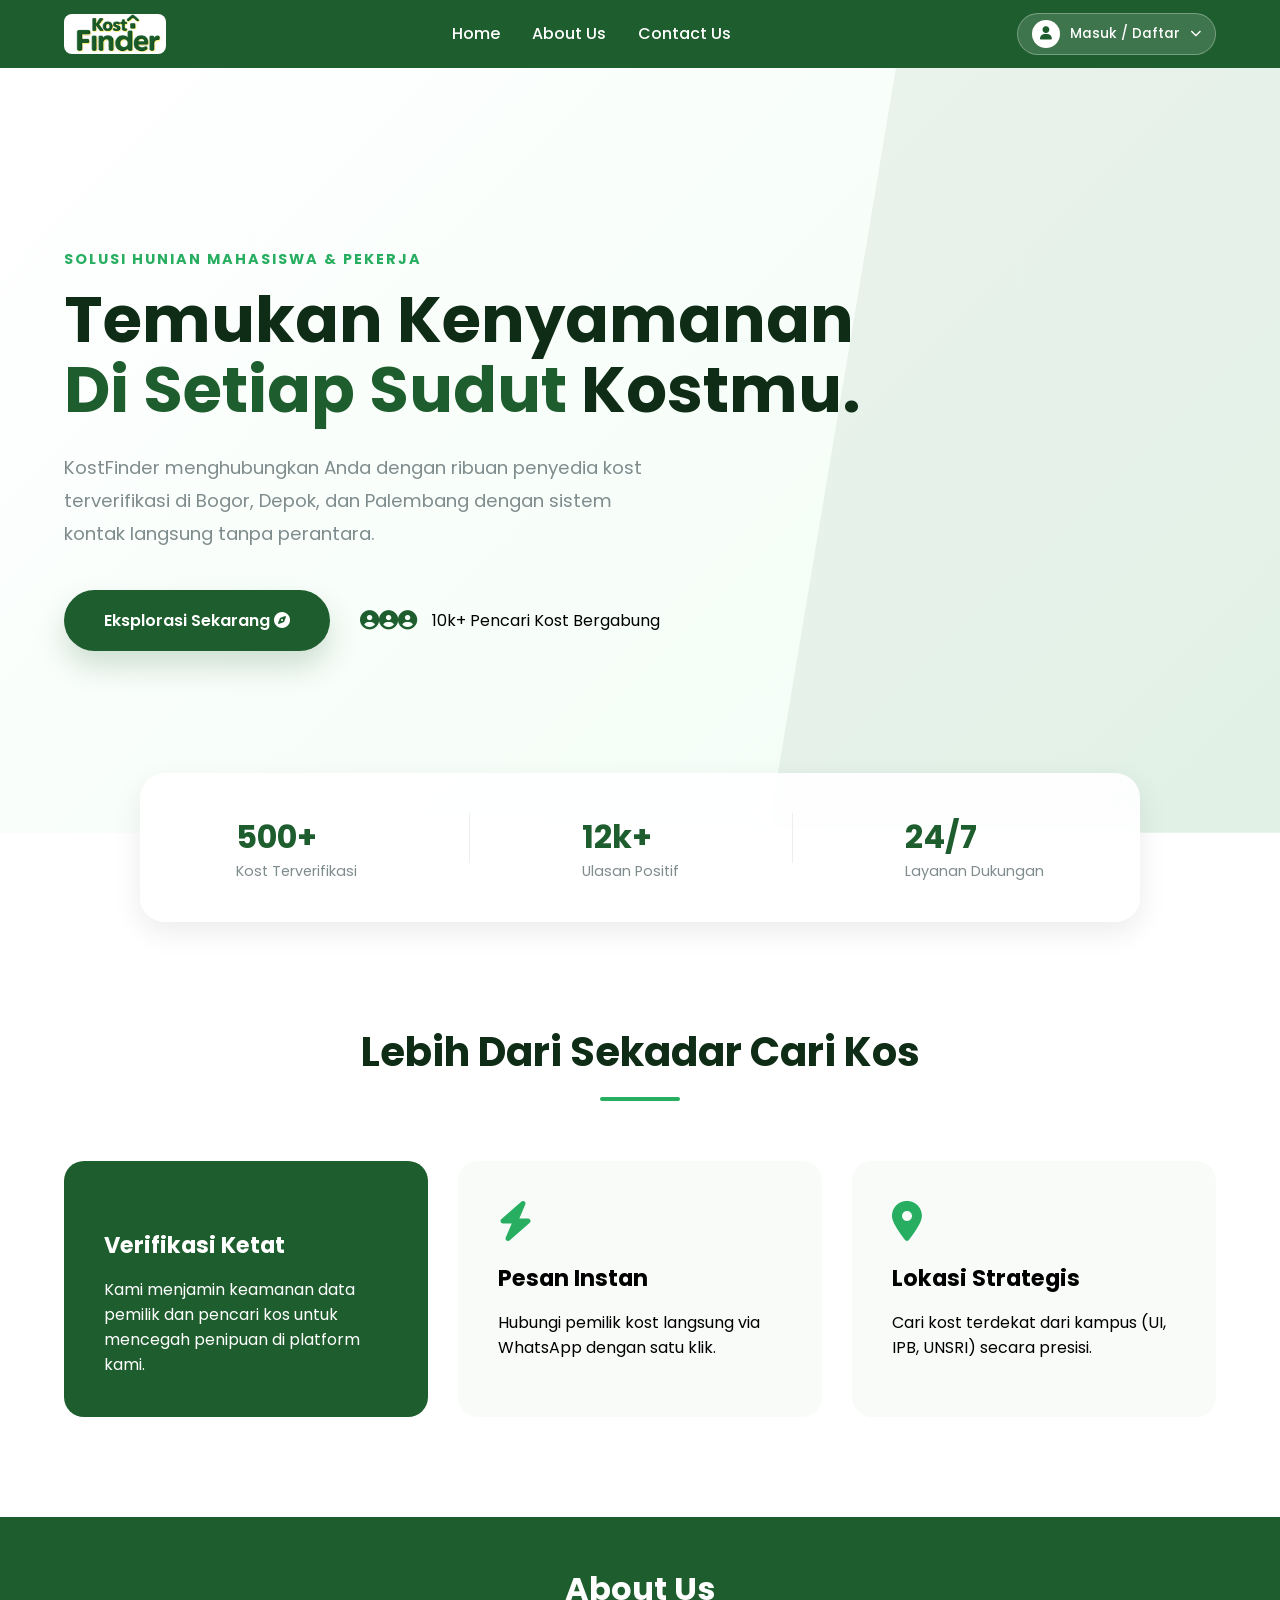
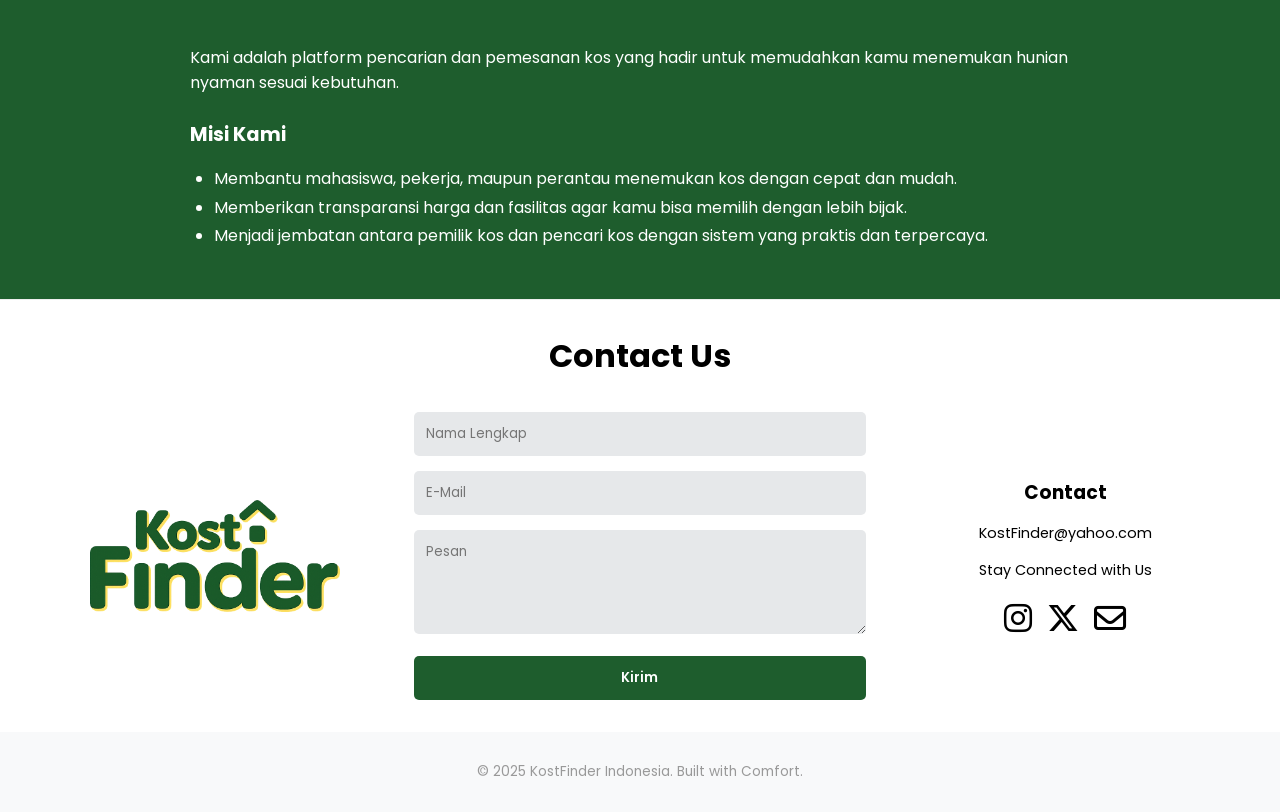
<file: index.html>
<!DOCTYPE html>
<html lang="id">
<head>
    <meta charset="UTF-8">
    <meta name="viewport" content="width=device-width, initial-scale=1.0">
    <title>KostFinder - Cari Kos Eksklusif & Nyaman</title>

    <link rel="icon" href="assets/favicon.png">
    
    <link href="https://fonts.googleapis.com/css2?family=Poppins:wght@300;400;500;600;700&display=swap" rel="stylesheet">
    <link rel="stylesheet" href="https://cdnjs.cloudflare.com/ajax/libs/font-awesome/6.4.2/css/all.min.css">
    <link rel="stylesheet" href="css/style.css">
</head>
<body>

    <nav class="navbar">
        <div class="logo">
            <a href="index.html">
                <img src="assets/logo_3.png" alt="KostFinder Logo" class="navbar-custom-logo">
            </a>
        </div>

        <div class="nav-links">
            <a href="home.html">Home</a>
            <a href="#about">About Us</a>
            <a href="#contact">Contact Us</a>
        </div>

        <div class="user-menu-container">
            <div class="user-profile-trigger" id="userIconBtn">
                <div class="avatar-wrapper">
                    <i class="fa-solid fa-user"></i>
                </div>
                <span class="user-label" id="userLabel">Masuk / Daftar</span>
                <i class="fa-solid fa-chevron-down arrow-icon"></i>
            </div>

            <div class="dropdown-glass" id="userDropdown">

                <!-- GUEST -->
                <div id="guestMenu">
                    <div class="dropdown-welcome">
                        <strong>Selamat Datang!</strong>
                        <span>Temukan kost impianmu sekarang</span>
                    </div>
                    <div class="dropdown-divider"></div>

                    <a href="login.html" class="glass-item">
                        <div class="icon-box"><i class="fa-solid fa-right-to-bracket"></i></div>
                        <span>Masuk</span>
                    </a>
                    <a href="register.html" class="glass-item">
                        <div class="icon-box"><i class="fa-solid fa-user-plus"></i></div>
                        <span>Daftar</span>
                    </a>
                </div>

                <!-- LOGGED IN -->
                <div id="userMenu">
                    <div class="dropdown-welcome">
                        <strong id="userFullName">User</strong>
                        <span>Pencari Kost</span>
                    </div>
                    <div class="dropdown-divider"></div>

                    <a href="404.html" class="glass-item">
                        <div class="icon-box"><i class="fa-solid fa-id-card"></i></div>
                        <span>Profil Saya</span>
                    </a>
                    <a href="404.html" class="glass-item">
                        <div class="icon-box"><i class="fa-solid fa-heart"></i></div>
                        <span>Kost Tersimpan</span>
                    </a>

                    <div class="dropdown-divider"></div>

                    <a href="#" id="logoutBtn" class="glass-item logout-link">
                        <div class="icon-box logout-icon">
                            <i class="fa-solid fa-right-from-bracket"></i>
                        </div>
                        <span>Keluar</span>
                    </a>
                </div>

            </div>
        </div>
    </nav>

    <header class="hero-premium">
        <div class="hero-overlay-shapes"></div>
        <div class="container">
            <div class="hero-content">
                <h4 class="hero-subtitle">Solusi Hunian Mahasiswa & Pekerja</h4>
                <h1 class="hero-title">Temukan Kenyamanan <br><span>Di Setiap Sudut</span> Kostmu.</h1>
                <p class="hero-description">
                    KostFinder menghubungkan Anda dengan ribuan penyedia kost terverifikasi di Bogor, Depok, dan Palembang dengan sistem kontak langsung tanpa perantara.
                </p>
                <div class="hero-actions">
                    <a href="home.html" class="btn-main">Eksplorasi Sekarang <i class="fa-solid fa-compass"></i></a>
                    <div class="hero-trust">
                        <div class="avatar-group">
                            <i class="fa-solid fa-circle-user"></i>
                            <i class="fa-solid fa-circle-user"></i>
                            <i class="fa-solid fa-circle-user"></i>
                        </div>
                        <span>10k+ Pencari Kost Bergabung</span>
                    </div>
                </div>
            </div>
        </div>
    </header>

    <section class="stats-glass">
        <div class="stat-box">
            <div class="stat-number">500+</div>
            <div class="stat-label">Kost Terverifikasi</div>
        </div>
        <div class="stat-divider"></div>
        <div class="stat-box">
            <div class="stat-number">12k+</div>
            <div class="stat-label">Ulasan Positif</div>
        </div>
        <div class="stat-divider"></div>
        <div class="stat-box">
            <div class="stat-number">24/7</div>
            <div class="stat-label">Layanan Dukungan</div>
        </div>
    </section>

    <section id="features" class="features-modern">
        <div class="container">
            <div class="section-header">
                <h2>Lebih Dari Sekadar Cari Kos</h2>
                <div class="line"></div>
            </div>
            <div class="grid-layout">
                <div class="feature-item large">
                    <i class="fa-solid fa-shield-check"></i>
                    <h3>Verifikasi Ketat</h3>
                    <p>Kami menjamin keamanan data pemilik dan pencari kos untuk mencegah penipuan di platform kami.</p>
                </div>
                <div class="feature-item">
                    <i class="fa-solid fa-bolt"></i>
                    <h3>Pesan Instan</h3>
                    <p>Hubungi pemilik kost langsung via WhatsApp dengan satu klik.</p>
                </div>
                <div class="feature-item">
                    <i class="fa-solid fa-location-dot"></i>
                    <h3>Lokasi Strategis</h3>
                    <p>Cari kost terdekat dari kampus (UI, IPB, UNSRI) secara presisi.</p>
                </div>
            </div>
        </div>
    </section>

    <section class="about-us" id="about">
        <h2>About Us</h2>
        <div class="about-content">
            <p>Kami adalah platform pencarian dan pemesanan kos yang hadir untuk memudahkan kamu menemukan hunian nyaman sesuai kebutuhan.</p>
            <div class="mission-title">Misi Kami</div>
            <ul>
                <li>Membantu mahasiswa, pekerja, maupun perantau menemukan kos dengan cepat dan mudah.</li>
                <li>Memberikan transparansi harga dan fasilitas agar kamu bisa memilih dengan lebih bijak.</li>
                <li>Menjadi jembatan antara pemilik kos dan pencari kos dengan sistem yang praktis dan terpercaya.</li>
            </ul>
        </div>
    </section>

    <footer class="contact-section" id="contact">
        <h2>Contact Us</h2>
        <div class="footer-grid">
            <div class="footer-logo">
                <a href="index.html">
                    <img src="assets/logo_2.png" alt="KostFinder Logo" class="footer-custom-logo">
                </a>
            </div>

            <div class="form-wrapper">
                <form class="contact-form">
                    <input type="text" placeholder="Nama Lengkap">
                    <input type="email" placeholder="E-Mail">
                    <textarea rows="4" placeholder="Pesan"></textarea>
                    <button type="button" class="btn-submit">Kirim</button>
                </form>
            </div>

            <div class="contact-info">
                <h3>Contact</h3>
                <p>KostFinder@yahoo.com</p>
                <p>Stay Connected with Us</p>
                <div class="social-icons">
                    <i class="fa-brands fa-instagram"></i>
                    <i class="fa-brands fa-x-twitter"></i>
                    <i class="fa-regular fa-envelope"></i>
                </div>
            </div>
        </div>
    </footer>

    <div class="sub-footer">
        <p>&copy; 2025 KostFinder Indonesia. Built with Comfort.</p>
    </div>

<script src="js/navbar.js"></script>
<script src="js/script.js"></script>

</body>
</html>
</file>
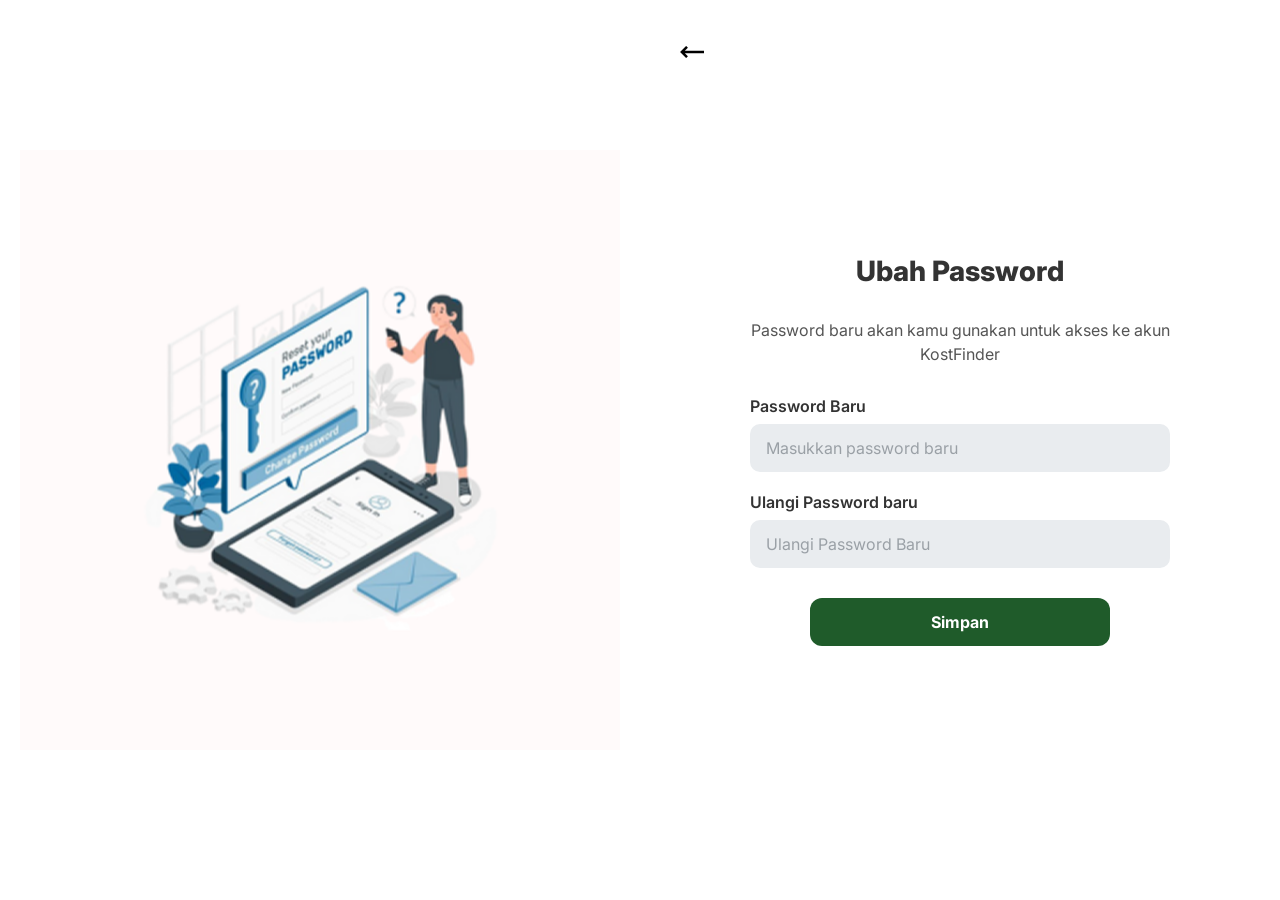
<file: change_password.html>
<!DOCTYPE html>
<html lang="id">
<head>
    <meta charset="UTF-8">
    <meta name="viewport" content="width=device-width, initial-scale=1.0">
    <title>Change Password - KostFinder</title>

    <link rel="icon" href="assets/favicon.png">

    <!-- Google Font -->
    <link href="https://fonts.googleapis.com/css2?family=Inter:wght@400;500;600;700&display=swap" rel="stylesheet">

    <link rel="stylesheet" href="css/change_password.css">
</head>
<body>

<div class="container">
    <!-- LEFT -->
    <div class="left">
        <img src="assets/hero_5.png" alt="Room Illustration">
    </div>

    <!-- RIGHT -->
    <div class="right">
        <a href="otp.html" class="back">
            <img src="assets/back_arrow.png" alt="Kembali">
        </a>


        <div class="form-wrapper">
            <h1>Ubah Password</h1>

            <p>Password baru akan kamu gunakan untuk akses ke akun KostFinder</p>

            <form>
                <label>Password Baru</label>
                <input type="password" id="password" placeholder="Masukkan password baru">

                <label>Ulangi Password baru</label>
                <input type="password" id="password_repeat" placeholder="Ulangi Password Baru">
            </form>

            <button id="submit" type="button">Simpan</button>
        </div>

    </div>
</div>

<div id="toast" class="toast"></div>

<script src="js/change_password.js"></script>

</body>
</html>
</file>
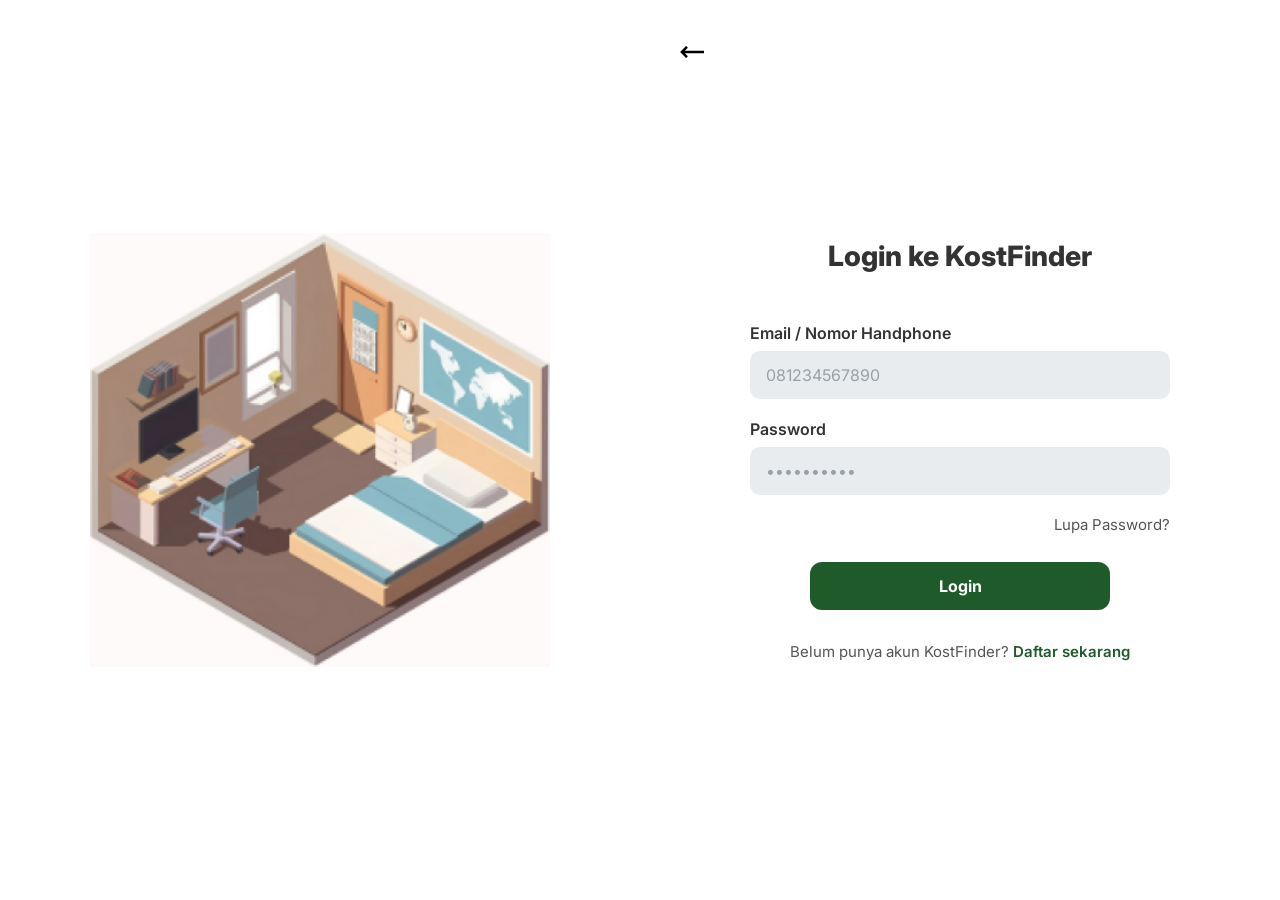
<file: detail_kos.html>
<!DOCTYPE html>
<html lang="id">
<head>
    <meta charset="UTF-8">
    <meta name="viewport" content="width=device-width, initial-scale=1.0">
    <title>Detail Kost - KostFinder</title>

    <link rel="icon" href="assets/favicon.png">
    
    <link href="https://fonts.googleapis.com/css2?family=Poppins:wght@300;400;500;600;700&display=swap" rel="stylesheet">
    <link rel="stylesheet" href="https://cdnjs.cloudflare.com/ajax/libs/font-awesome/6.4.2/css/all.min.css">
    <link rel="stylesheet" href="css/detail_kos.css">
</head>
<body>

    <nav class="navbar">
        <div class="logo">
            <a href="index.html">
                <img src="assets/logo_3.png" alt="KostFinder Logo" class="navbar-custom-logo">
            </a>
        </div>

        <div class="nav-links">
            <a href="home.html">Home</a>
            <a href="#about">About Us</a>
            <a href="#contact">Contact Us</a>
        </div>

        <div class="user-menu-container">
            <div class="user-profile-trigger" id="userIconBtn">
                <div class="avatar-wrapper">
                    <i class="fa-solid fa-user"></i>
                </div>
                <span class="user-label" id="userLabel">Masuk / Daftar</span>
                <i class="fa-solid fa-chevron-down arrow-icon"></i>
            </div>

            <div class="dropdown-glass" id="userDropdown">

                <!-- GUEST -->
                <div id="guestMenu">
                    <div class="dropdown-welcome">
                        <strong>Selamat Datang!</strong>
                        <span>Temukan kost impianmu sekarang</span>
                    </div>
                    <div class="dropdown-divider"></div>

                    <a href="login.html" class="glass-item">
                        <div class="icon-box"><i class="fa-solid fa-right-to-bracket"></i></div>
                        <span>Masuk</span>
                    </a>
                    <a href="register.html" class="glass-item">
                        <div class="icon-box"><i class="fa-solid fa-user-plus"></i></div>
                        <span>Daftar</span>
                    </a>
                </div>

                <!-- LOGGED IN -->
                <div id="userMenu">
                    <div class="dropdown-welcome">
                        <strong id="userFullName">User</strong>
                        <span>Pencari Kost</span>
                    </div>
                    <div class="dropdown-divider"></div>

                    <a href="404.html" class="glass-item">
                        <div class="icon-box"><i class="fa-solid fa-id-card"></i></div>
                        <span>Profil Saya</span>
                    </a>
                    <a href="404.html" class="glass-item">
                        <div class="icon-box"><i class="fa-solid fa-heart"></i></div>
                        <span>Kost Tersimpan</span>
                    </a>

                    <div class="dropdown-divider"></div>

                    <a href="#" id="logoutBtn" class="glass-item logout-link">
                        <div class="icon-box logout-icon">
                            <i class="fa-solid fa-right-from-bracket"></i>
                        </div>
                        <span>Keluar</span>
                    </a>
                </div>

            </div>
        </div>
    </nav>

    <main class="detail-container">
        
        <section class="kost-header">
            <h1></h1>
            <div class="kost-meta">
                <span class="badge"></span>
                <span class="separator">|</span>
                <span class="rooms-left"></span>
            </div>
            <p class="price"></p>
        </section>

        <section class="gallery-section">
            <div class="main-img">
                <img src="" alt="Tampak Depan Kost">
            </div>
            <div class="side-content">
                <div class="sub-img">
                    <img src="" alt="Kamar Kost">
                </div>
                <button class="btn-gallery">Lihat Semua Foto</button>
            </div>
        </section>

        <section class="content-section">
            <h3>Deskripsi</h3>
            <div class="desc-box">
                <div class="desc-text">
                    <p></p>
                </div>
                <div class="desc-contact-person">
                    <i class="fa-regular fa-circle-user"></i>
                    <p class="role">Pengelola</p>
                    <strong class="phone"></strong>
                </div>
            </div>
        </section>

        <section class="info-card">
            <div class="card-head" onclick="toggleDropdown(this)">
                <h3>Alamat Lengkap</h3>
                <i class="fa-solid fa-chevron-down"></i>
            </div>
            <div class="card-content">
                <p></p>
            </div>
        </section>

        <section class="info-card">
            <div class="card-head" onclick="toggleDropdown(this)">
                <h3>Fasilitas</h3>
                <i class="fa-solid fa-chevron-down"></i>
            </div>
            <div class="card-content facilities-list">
                <ul>
                    <li>• Kasur</li>
                    <li>• Dapur Pribadi</li>
                    <li>• Jendela</li>
                    <li>• Kamar Mandi Dalam</li>
                </ul>
            </div>
        </section>

    </main>

    <footer class="contact-section" id="contact">
        <h2>Contact Us</h2>
        <div class="footer-grid">
            <div class="footer-logo">
                <a href="index.html">
                    <img src="assets/logo_2.png" alt="KostFinder Logo" class="footer-custom-logo">
                </a>
            </div>

            <div class="form-wrapper">
                <form class="contact-form">
                    <input type="text" placeholder="Nama Lengkap">
                    <input type="email" placeholder="E-Mail">
                    <textarea rows="4" placeholder="Pesan"></textarea>
                    <button type="button" class="btn-submit">Kirim</button>
                </form>
            </div>

            <div class="contact-info">
                <h3>Contact</h3>
                <p>KostFinder@yahoo.com</p>
                <p>Stay Connected with Us</p>
                <div class="social-icons">
                    <i class="fa-brands fa-instagram"></i>
                    <i class="fa-brands fa-x-twitter"></i>
                    <i class="fa-regular fa-envelope"></i>
                </div>
            </div>
        </div>
    </footer>

<script src="js/auth_guard.js"></script>
<script src="js/navbar.js"></script>
<script type="module" src="js/detail_kos.js"></script>

</body>
</html>
</file>
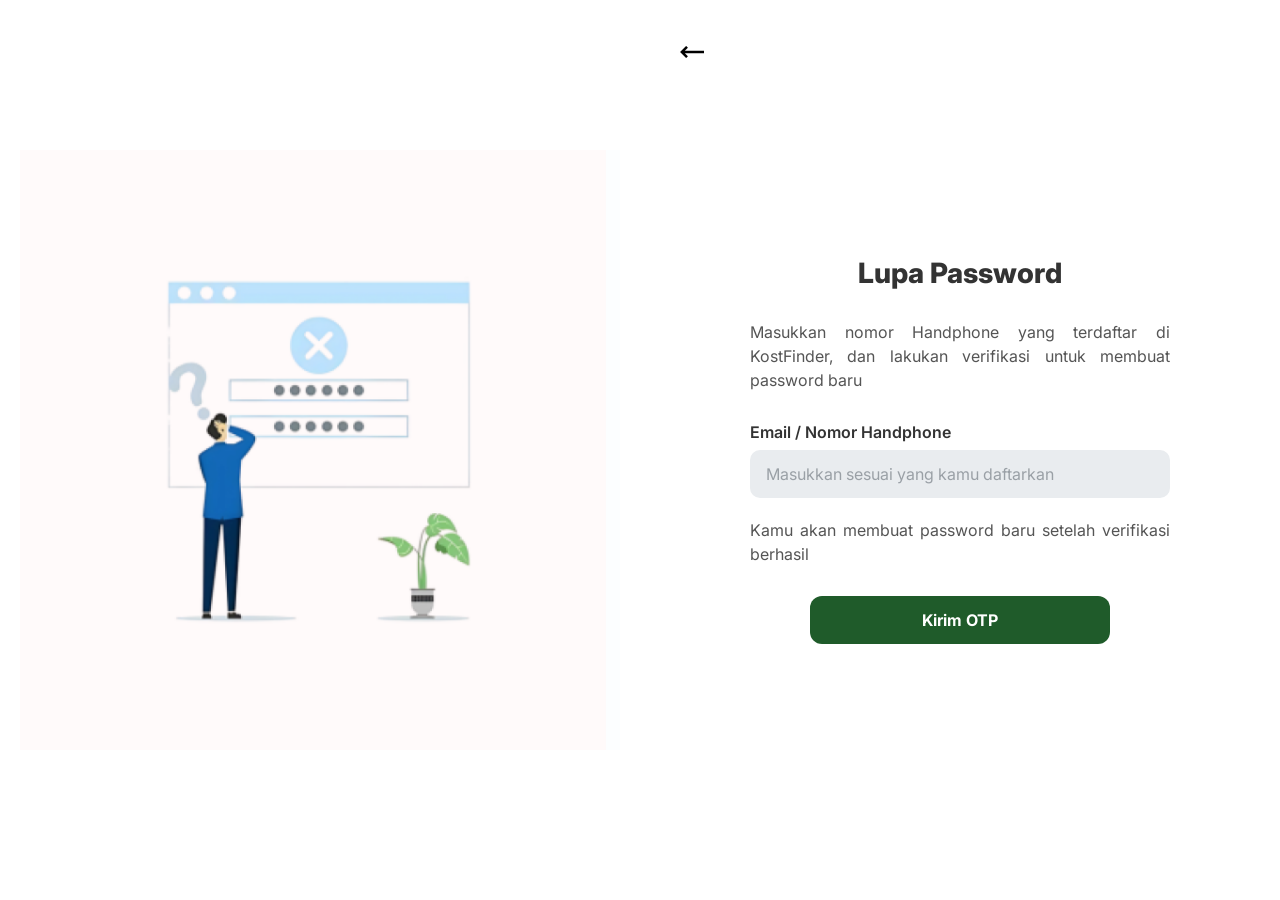
<file: forgot_password.html>
<!DOCTYPE html>
<html lang="id">
<head>
    <meta charset="UTF-8">
    <meta name="viewport" content="width=device-width, initial-scale=1.0">
    <title>Forgot Password - KostFinder</title>

    <link rel="icon" href="assets/favicon.png">

    <!-- Google Font -->
    <link href="https://fonts.googleapis.com/css2?family=Inter:wght@400;500;600;700&display=swap" rel="stylesheet">

    <link rel="stylesheet" href="css/forgot_password.css">
</head>
<body>

<div class="container">
    <!-- LEFT -->
    <div class="left">
        <img src="assets/hero_3.png" alt="Room Illustration">
    </div>

    <!-- RIGHT -->
    <div class="right">
        <a href="login.html" class="back">
            <img src="assets/back_arrow.png" alt="Kembali">
        </a>


        <div class="form-wrapper">
            <h1>Lupa Password</h1>

            <p>Masukkan nomor Handphone yang terdaftar di KostFinder, dan lakukan verifikasi untuk membuat password baru</p>

            <form>
                <label>Email / Nomor Handphone</label>
                <input type="text" id="email" placeholder="Masukkan sesuai yang kamu daftarkan">
                
            </form>

            <p>Kamu akan membuat password baru setelah verifikasi berhasil</p>

            <button id="submit" type="button">Kirim OTP</button>
        </div>

    </div>
</div>

<div id="toast" class="toast"></div>

<script src="js/forgot_password.js"></script>

</body>
</html>
</file>
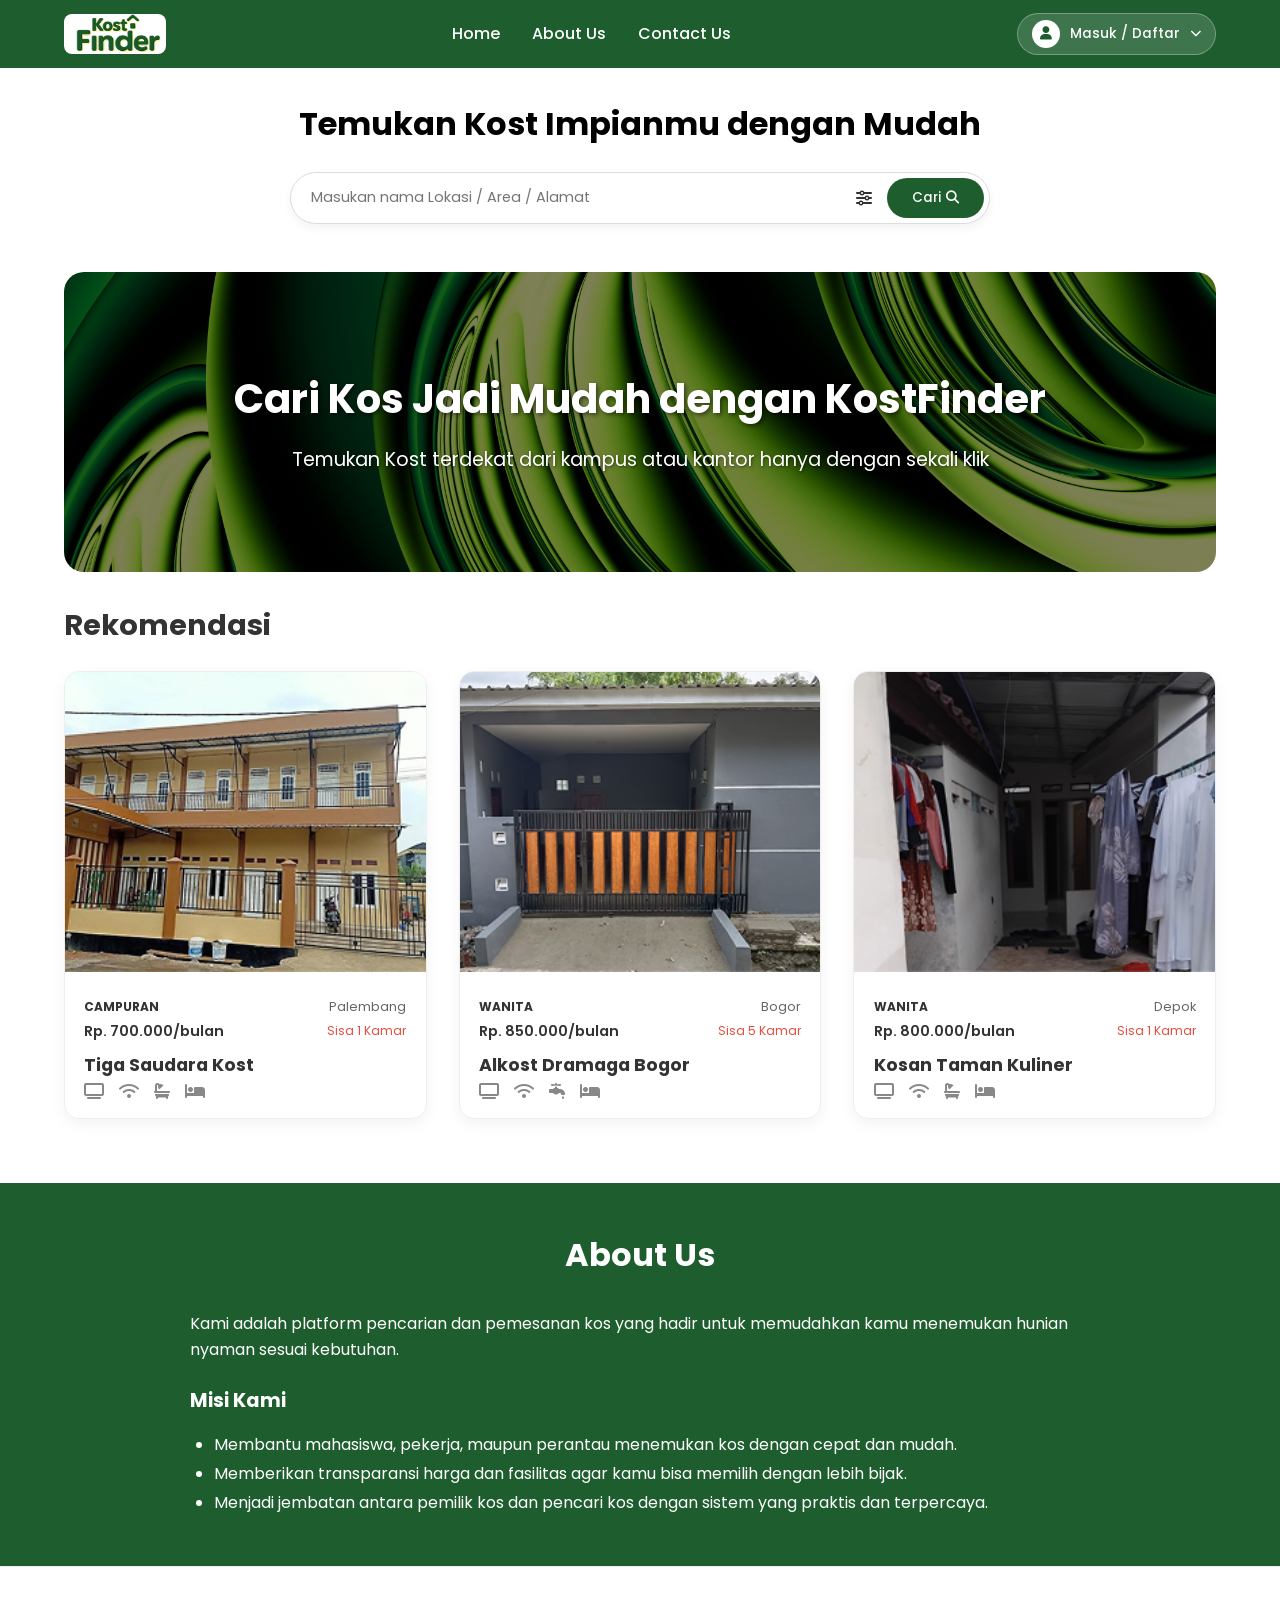
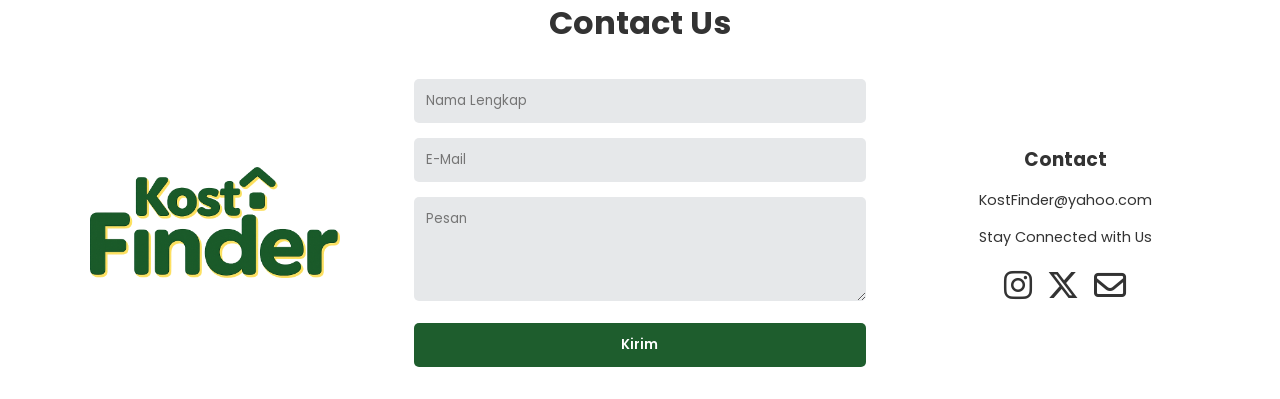
<file: home.html>
<!DOCTYPE html>
<html lang="id">
<head>
    <meta charset="UTF-8">
    <meta name="viewport" content="width=device-width, initial-scale=1.0">
    <title>KostFinder - Temukan Kost Impianmu</title>

    <link rel="icon" href="assets/favicon.png">
    
    <link href="https://fonts.googleapis.com/css2?family=Poppins:wght@300;400;500;600;700&display=swap" rel="stylesheet">
    <link rel="stylesheet" href="https://cdnjs.cloudflare.com/ajax/libs/font-awesome/6.4.2/css/all.min.css">
    <link rel="stylesheet" href="css/home.css">
</head>
<body>

    <nav class="navbar">
        <div class="logo">
            <a href="index.html">
                <img src="assets/logo_3.png" alt="KostFinder Logo" class="navbar-custom-logo">
            </a>
        </div>

        <div class="nav-links">
            <a href="home.html">Home</a>
            <a href="#about">About Us</a>
            <a href="#contact">Contact Us</a>
        </div>

        <div class="user-menu-container">
            <div class="user-profile-trigger" id="userIconBtn">
                <div class="avatar-wrapper">
                    <i class="fa-solid fa-user"></i>
                </div>
                <span class="user-label" id="userLabel">Masuk / Daftar</span>
                <i class="fa-solid fa-chevron-down arrow-icon"></i>
            </div>

            <div class="dropdown-glass" id="userDropdown">

                <!-- GUEST -->
                <div id="guestMenu">
                    <div class="dropdown-welcome">
                        <strong>Selamat Datang!</strong>
                        <span>Temukan kost impianmu sekarang</span>
                    </div>
                    <div class="dropdown-divider"></div>

                    <a href="login.html" class="glass-item">
                        <div class="icon-box"><i class="fa-solid fa-right-to-bracket"></i></div>
                        <span>Masuk</span>
                    </a>
                    <a href="register.html" class="glass-item">
                        <div class="icon-box"><i class="fa-solid fa-user-plus"></i></div>
                        <span>Daftar</span>
                    </a>
                </div>

                <!-- LOGGED IN -->
                <div id="userMenu">
                    <div class="dropdown-welcome">
                        <strong id="userFullName">User</strong>
                        <span>Pencari Kost</span>
                    </div>
                    <div class="dropdown-divider"></div>

                    <a href="404.html" class="glass-item">
                        <div class="icon-box"><i class="fa-solid fa-id-card"></i></div>
                        <span>Profil Saya</span>
                    </a>
                    <a href="404.html" class="glass-item">
                        <div class="icon-box"><i class="fa-solid fa-heart"></i></div>
                        <span>Kost Tersimpan</span>
                    </a>

                    <div class="dropdown-divider"></div>

                    <a href="#" id="logoutBtn" class="glass-item logout-link">
                        <div class="icon-box logout-icon">
                            <i class="fa-solid fa-right-from-bracket"></i>
                        </div>
                        <span>Keluar</span>
                    </a>
                </div>

            </div>
        </div>
    </nav>

    <header class="hero">
        <h1>Temukan Kost Impianmu dengan Mudah</h1>
        
        <div class="search-container">
            <div class="search-box">
                <input type="text" placeholder="Masukan nama Lokasi / Area / Alamat">
                <i class="fa-solid fa-sliders filter-icon" id="openFilterBtn"></i>
                <button class="search-btn">Cari <i class="fa-solid fa-magnifying-glass"></i></button>
            </div>
        </div>

        <div class="banner-wrapper">
            <div class="banner-bg">
                <div class="banner-content-text">
                    <h2>Cari Kos Jadi Mudah dengan KostFinder</h2>
                    <p>Temukan Kost terdekat dari kampus atau kantor hanya dengan sekali klik</p>
                </div>
            </div>
        </div>
    </header>

    <section class="recommendation" id="rekomendasi">
        <h2>Rekomendasi</h2>
        <div class="card-grid">
            
            <a href="detail_kos.html?slug=tiga-saudara-kost">
                <div class="card">
                    <img src="assets/kos_tiga_saudara.png" alt="Kost 1">
                    <div class="card-body">
                        <div class="card-header">
                            <span class="badge">CAMPURAN</span>
                            <span class="location">Palembang</span>
                        </div>
                        <div class="price-row">
                            <span class="price">Rp. 700.000/bulan</span>
                            <span class="rooms-left">Sisa 1 Kamar</span>
                        </div>
                        <div class="card-title">Tiga Saudara Kost</div>
                        <div class="facilities">
                            <i class="fa-solid fa-tv"></i>
                            <i class="fa-solid fa-wifi"></i>
                            <i class="fa-solid fa-bath"></i>
                            <i class="fa-solid fa-bed"></i>
                        </div>
                    </div>
                </div>
            </a>

            <a href="detail_kos.html?slug=alkost-dramaga-bogor">
                <div class="card">
                    <img src="assets/kos_alkost_dramaga_bogor.png" alt="Kost 2">
                    <div class="card-body">
                        <div class="card-header">
                            <span class="badge">WANITA</span>
                            <span class="location">Bogor</span>
                        </div>
                        <div class="price-row">
                            <span class="price">Rp. 850.000/bulan</span>
                            <span class="rooms-left">Sisa 5 Kamar</span>
                        </div>
                        <div class="card-title">Alkost Dramaga Bogor</div>
                        <div class="facilities">
                            <i class="fa-solid fa-tv"></i>
                            <i class="fa-solid fa-wifi"></i>
                            <i class="fa-solid fa-faucet-drip"></i>
                            <i class="fa-solid fa-bed"></i>
                        </div>
                    </div>
                </div>
            </a>

            <a href="detail_kos.html?slug=kos-taman-kuliner">
                <div class="card">
                    <img src="assets/kos_taman_kuliner.png" alt="Kost 3">
                    <div class="card-body">
                        <div class="card-header">
                            <span class="badge">WANITA</span>
                            <span class="location">Depok</span>
                        </div>
                        <div class="price-row">
                            <span class="price">Rp. 800.000/bulan</span>
                            <span class="rooms-left">Sisa 1 Kamar</span>
                        </div>
                        <div class="card-title">Kosan Taman Kuliner</div>
                        <div class="facilities">
                            <i class="fa-solid fa-tv"></i>
                            <i class="fa-solid fa-wifi"></i>
                            <i class="fa-solid fa-bath"></i>
                            <i class="fa-solid fa-bed"></i>
                        </div>
                    </div>
                </div>
            </a>

        </div>
    </section>

    <section class="about-us" id="about">
        <h2>About Us</h2>
        <div class="about-content">
            <p>Kami adalah platform pencarian dan pemesanan kos yang hadir untuk memudahkan kamu menemukan hunian nyaman sesuai kebutuhan.</p>
            <div class="mission-title">Misi Kami</div>
            <ul>
                <li>Membantu mahasiswa, pekerja, maupun perantau menemukan kos dengan cepat dan mudah.</li>
                <li>Memberikan transparansi harga dan fasilitas agar kamu bisa memilih dengan lebih bijak.</li>
                <li>Menjadi jembatan antara pemilik kos dan pencari kos dengan sistem yang praktis dan terpercaya.</li>
            </ul>
        </div>
    </section>

    <footer class="contact-section" id="contact">
        <h2>Contact Us</h2>
        <div class="footer-grid">
            <div class="footer-logo">
                <a href="index.html">
                    <img src="assets/logo_2.png" alt="KostFinder Logo" class="footer-custom-logo">
                </a>
            </div>

            <div class="form-wrapper">
                <form class="contact-form">
                    <input type="text" placeholder="Nama Lengkap">
                    <input type="email" placeholder="E-Mail">
                    <textarea rows="4" placeholder="Pesan"></textarea>
                    <button type="button" class="btn-submit">Kirim</button>
                </form>
            </div>

            <div class="contact-info">
                <h3>Contact</h3>
                <p>KostFinder@yahoo.com</p>
                <p>Stay Connected with Us</p>
                <div class="social-icons">
                    <i class="fa-brands fa-instagram"></i>
                    <i class="fa-brands fa-x-twitter"></i>
                    <i class="fa-regular fa-envelope"></i>
                </div>
            </div>
        </div>
    </footer>

    <div id="filterModal" class="modal-overlay">
        <div class="modal-content">
            <div class="modal-header">
                <h2>Filter</h2>
                <span class="close-btn">&times;</span>
            </div>

            <div class="filter-section">
                <h3>Jenis Sewa</h3>
                <div class="button-group">
                    <button class="btn-option active">Bulanan</button>
                </div>
            </div>

            <div class="filter-section">
                <h3>Tipe Penghuni</h3>
                <div class="radio-group">
                    <label class="custom-radio">
                        <input type="radio" name="tipe" checked>
                        <span class="checkmark-circle"></span> Semua
                    </label>
                    <label class="custom-radio">
                        <input type="radio" name="tipe">
                        <span class="checkmark-circle"></span> Campur
                    </label>
                    <label class="custom-radio">
                        <input type="radio" name="tipe">
                        <span class="checkmark-circle"></span> Pria
                    </label>
                    <label class="custom-radio">
                        <input type="radio" name="tipe">
                        <span class="checkmark-circle"></span> Wanita
                    </label>
                </div>
            </div>

            <div class="filter-section">
                <h3>Fasilitas</h3>
                <div class="checkbox-grid">
                    <label class="custom-check">
                        <input type="checkbox">
                        <span class="checkmark-box"></span> TV
                    </label>
                    <label class="custom-check">
                        <input type="checkbox">
                        <span class="checkmark-box"></span> WiFi
                    </label>
                    <label class="custom-check">
                        <input type="checkbox">
                        <span class="checkmark-box"></span> Kamar Mandi
                    </label>
                    <label class="custom-check">
                        <input type="checkbox">
                        <span class="checkmark-box"></span> Air Minum
                    </label>
                    <label class="custom-check">
                        <input type="checkbox">
                        <span class="checkmark-box"></span> Kasur
                    </label>
                </div>
            </div>
            
            <div class="filter-section">
                <h3>Lokasi</h3>
                <div class="radio-group">
                    <label class="custom-radio">
                        <input type="radio" name="lokasi" value="palembang" checked>
                        <span class="checkmark-circle"></span> PALEMBANG
                    </label>
                    <label class="custom-radio">
                        <input type="radio" name="lokasi" value="bogor">
                        <span class="checkmark-circle"></span> BOGOR
                    </label>
                    <label class="custom-radio">
                        <input type="radio" name="lokasi" value="depok">
                        <span class="checkmark-circle"></span> DEPOK
                    </label>
                </div>
            </div>

            <button id="applyFilterBtn" class="btn-apply">Terapkan Filter</button>

        </div>
    </div>

<script src="js/navbar.js"></script>
<script src="js/home.js"></script>

</body>
</html>
</file>
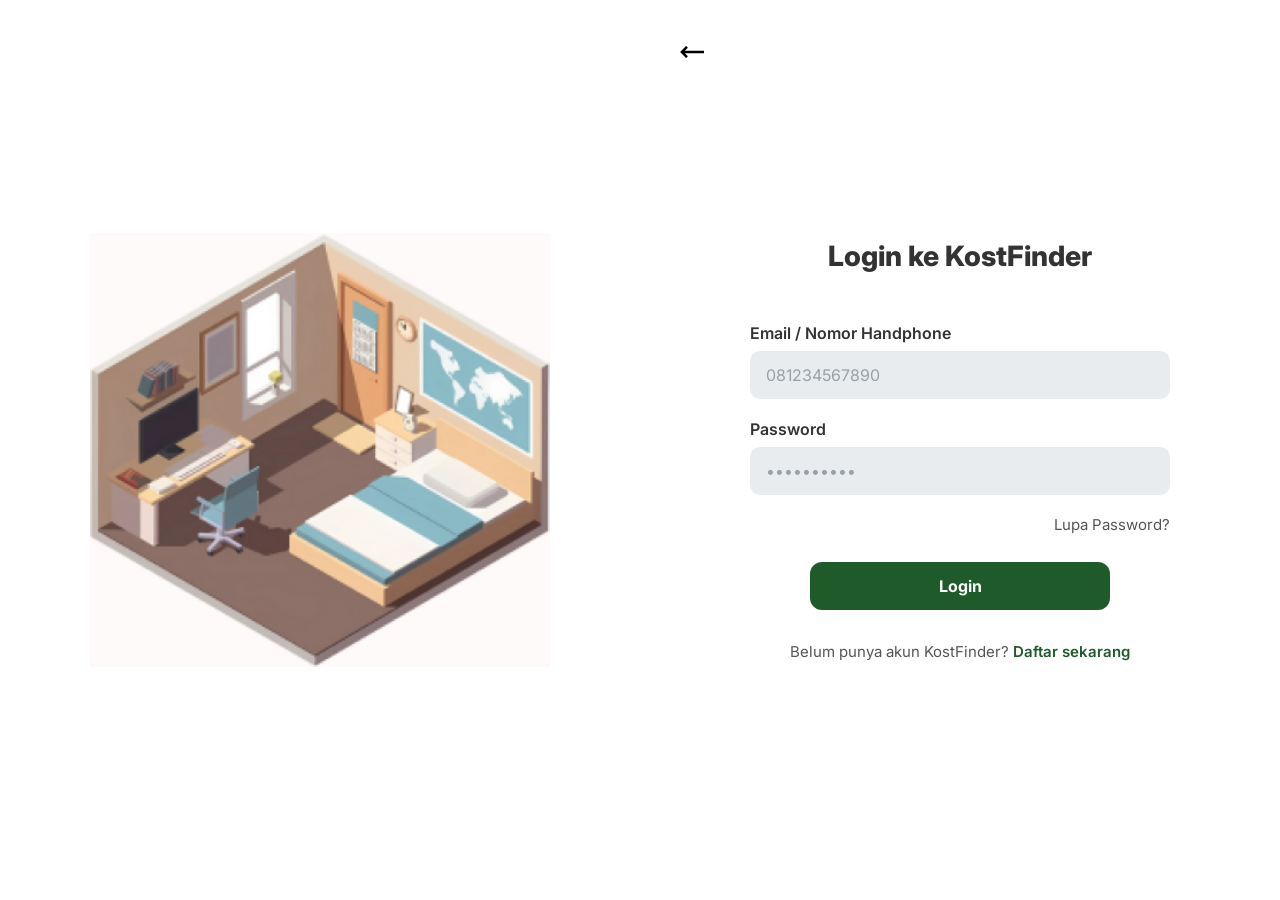
<file: login.html>
<!DOCTYPE html>
<html lang="id">
<head>
    <meta charset="UTF-8">
    <meta name="viewport" content="width=device-width, initial-scale=1.0">
    <title>Login - KostFinder</title>

    <link rel="icon" href="assets/favicon.png">

    <!-- Google Font -->
    <link href="https://fonts.googleapis.com/css2?family=Inter:wght@400;500;600;700&display=swap" rel="stylesheet">

    <link rel="stylesheet" href="css/login.css">
</head>
<body>

<div class="container">
    <!-- LEFT -->
    <div class="left">
        <img src="assets/hero_2.png" alt="Room Illustration">
    </div>

    <!-- RIGHT -->
    <div class="right">
        <a href="index.html" class="back">
            <img src="assets/back_arrow.png" alt="Kembali">
        </a>


        <div class="form-wrapper">
            <h1>Login ke KostFinder</h1>

            <form>
                <label>Email / Nomor Handphone</label>
                <input type="text" id="email" placeholder="081234567890">

                <label>Password</label>
                <input type="password" id="password" placeholder="••••••••••">    
            </form>

            <a href="forgot_password.html" class="forgot">Lupa Password?</a>

            <button id="submit" type="button">Login</button>

            <p class="register">
                Belum punya akun KostFinder?
                <a href="register.html">Daftar sekarang</a>
            </p>
        </div>
    </div>
</div>

<div id="toast" class="toast"></div>

<script src="js/login.js"></script>

</body>
</html>
</file>
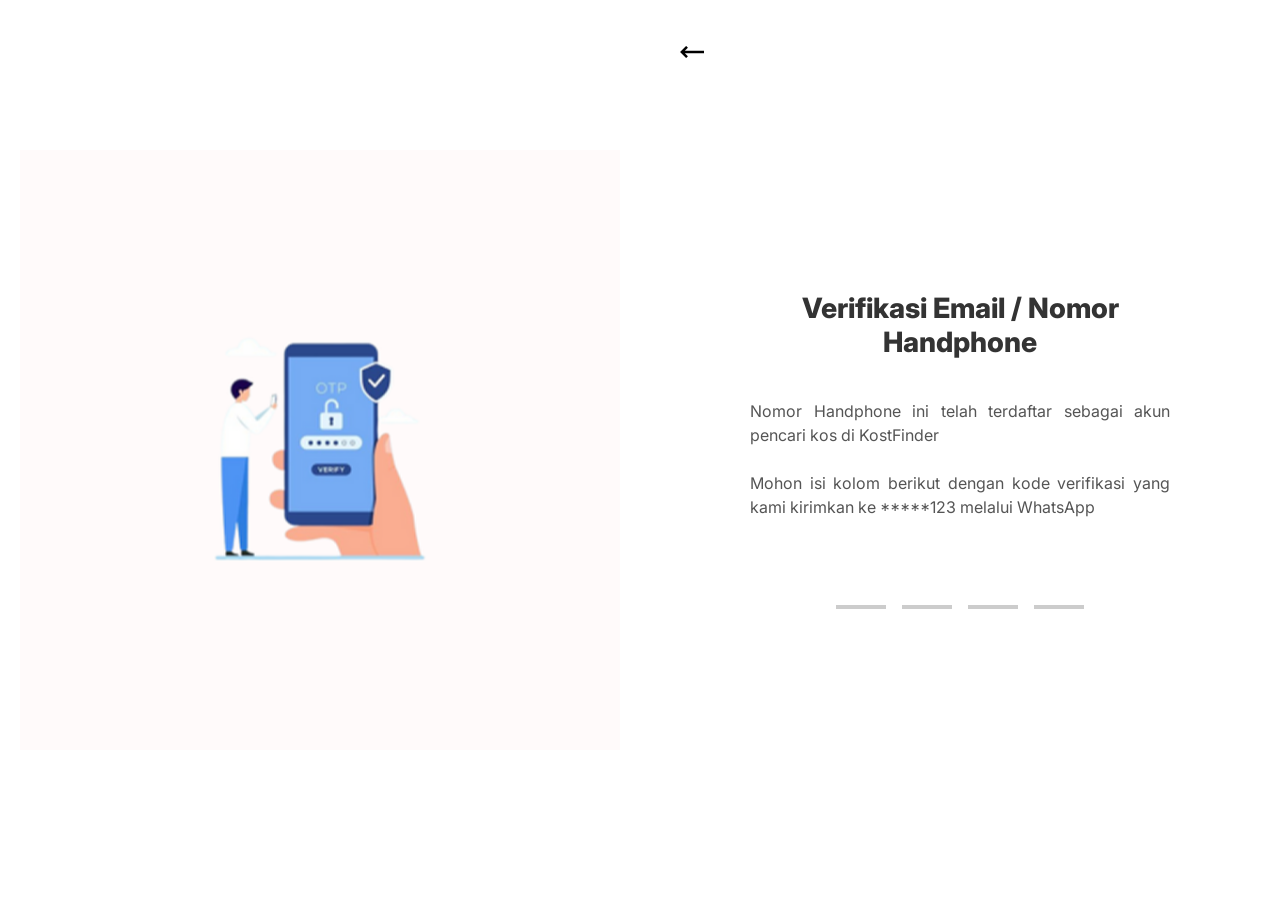
<file: otp.html>
<!DOCTYPE html>
<html lang="id">
<head>
    <meta charset="UTF-8">
    <meta name="viewport" content="width=device-width, initial-scale=1.0">
    <title>OTP - KostFinder</title>

    <link rel="icon" href="assets/favicon.png">

    <!-- Google Font -->
    <link href="https://fonts.googleapis.com/css2?family=Inter:wght@400;500;600;700&display=swap" rel="stylesheet">

    <link rel="stylesheet" href="css/otp.css">
</head>
<body>

<div class="container">
    <!-- LEFT -->
    <div class="left">
        <img src="assets/hero_4.png" alt="Room Illustration">
    </div>

    <!-- RIGHT -->
    <div class="right">
        <a href="forgot_password.html" class="back">
            <img src="assets/back_arrow.png" alt="Kembali">
        </a>


        <div class="form-wrapper">
            <h1>Verifikasi Email / Nomor Handphone</h1>

            <p>Nomor Handphone ini telah terdaftar sebagai akun pencari kos di KostFinder</p>

            <p>Mohon isi kolom berikut dengan kode verifikasi yang kami kirimkan ke *****123 melalui WhatsApp</p>

            <form class="otp-form">
                <div class="otp-underline">
                    <input type="text" maxlength="1" inputmode="numeric" data-index="0">
                    <input type="text" maxlength="1" inputmode="numeric" data-index="1">
                    <input type="text" maxlength="1" inputmode="numeric" data-index="2">
                    <input type="text" maxlength="1" inputmode="numeric" data-index="3">
                </div>
            </form>
        </div>

    </div>
</div>

<script src="js/otp.js"></script>

</body>
</html>
</file>
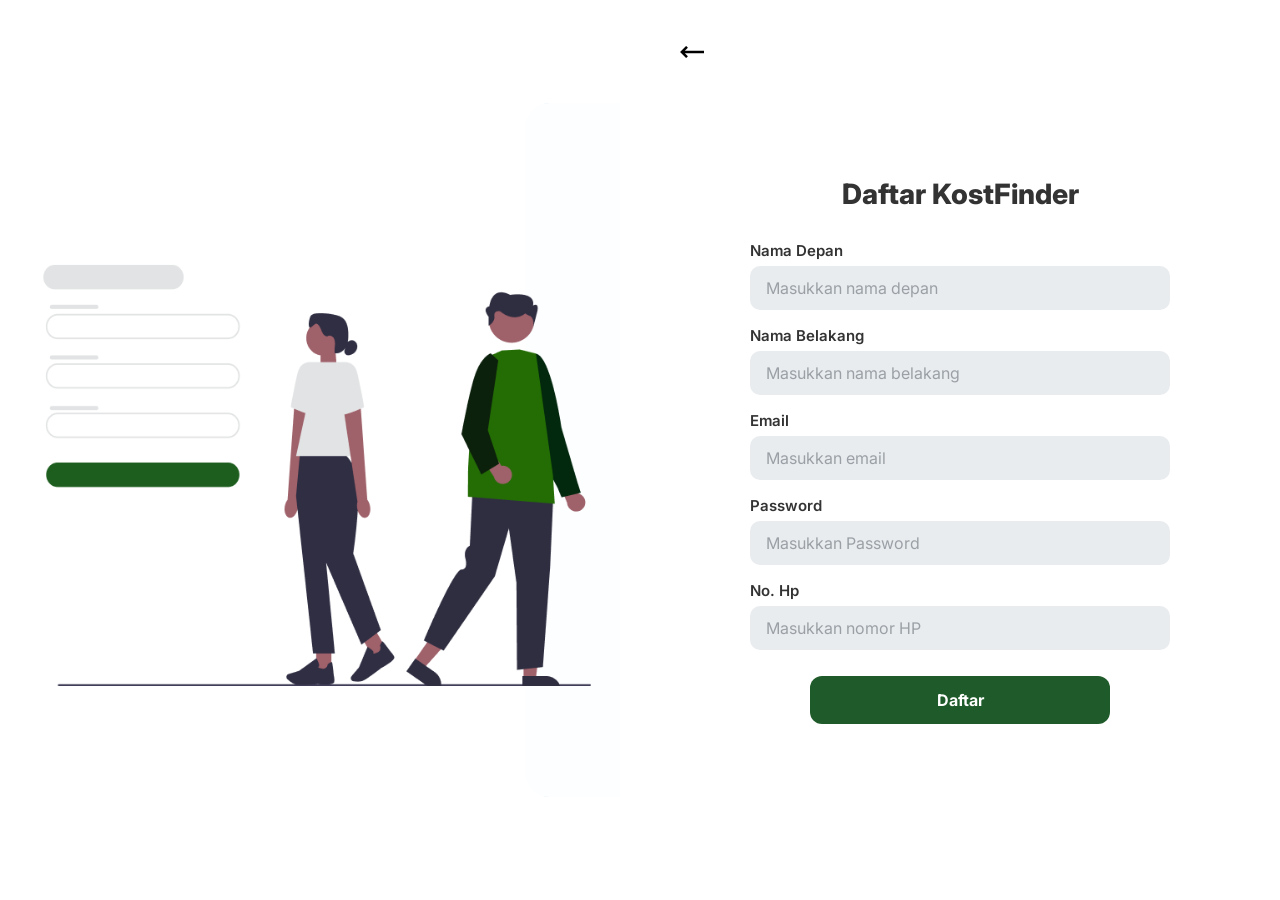
<file: register.html>
<!DOCTYPE html>
<html lang="id">
<head>
    <meta charset="UTF-8">
    <meta name="viewport" content="width=device-width, initial-scale=1.0">
    <title>Register - KostFinder</title>

    <link rel="icon" href="assets/favicon.png">
    
    <!-- Google Font -->
    <link href="https://fonts.googleapis.com/css2?family=Inter:wght@400;500;600;700&display=swap" rel="stylesheet">

    <link rel="stylesheet" href="css/register.css">
</head>
<body>

<div class="container">
    <!-- LEFT -->
    <div class="left">
        <img src="assets/hero_6.png" alt="Room Illustration">
    </div>

    <!-- RIGHT -->
    <div class="right">
        <a href="login.html" class="back">
            <img src="assets/back_arrow.png" alt="Kembali">
        </a>


        <div class="form-wrapper">
            <h1>Daftar KostFinder</h1>

            <form>
                <label>Nama Depan</label>
                <input type="text" id="nama_depan" placeholder="Masukkan nama depan">

                <label>Nama Belakang</label>
                <input type="text" id="nama_belakang" placeholder="Masukkan nama belakang">

                <label>Email</label>
                <input type="email" id="email" placeholder="Masukkan email">

                <label>Password</label>
                <input type="password" id="password" placeholder="Masukkan Password">

                <label>No. Hp</label>
                <input type="text" id="nomor_handphone" placeholder="Masukkan nomor HP">
            </form>

            <button id="submit" type="button">Daftar</button>
        </div>

    </div>
</div>

<div id="toast" class="toast"></div>

<script src="js/register.js"></script>

</body>
</html>
</file>
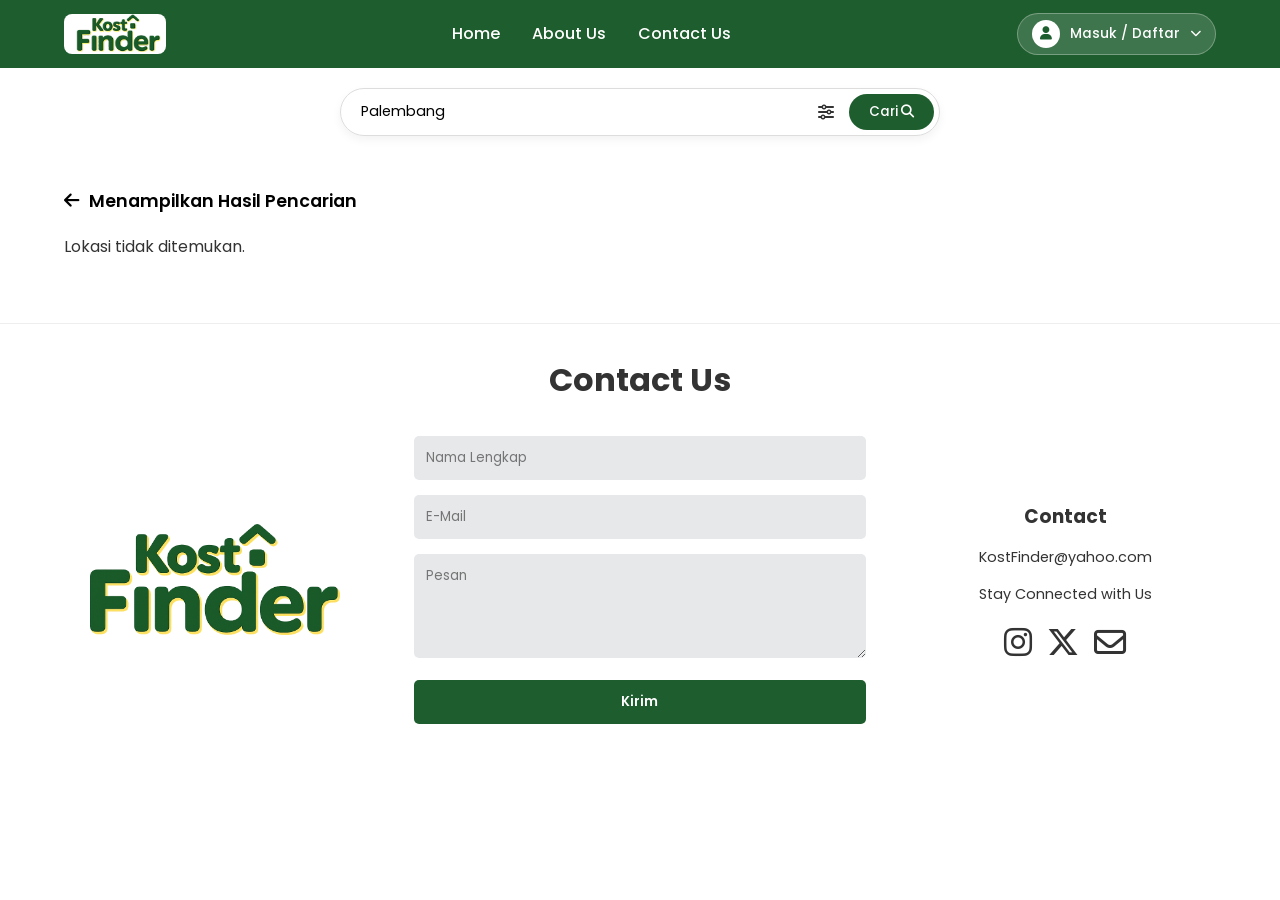
<file: result.html>
<!DOCTYPE html>
<html lang="id">
<head>
    <meta charset="UTF-8">
    <meta name="viewport" content="width=device-width, initial-scale=1.0">
    <title>Hasil Pencarian - KostFinder</title>

    <link rel="icon" href="assets/favicon.png">

    <link href="https://fonts.googleapis.com/css2?family=Poppins:wght@300;400;500;600;700&display=swap" rel="stylesheet">
    <link rel="stylesheet" href="https://cdnjs.cloudflare.com/ajax/libs/font-awesome/6.4.2/css/all.min.css">
    <link rel="stylesheet" href="css/result.css">
</head>
<body>

    <nav class="navbar">
        <div class="logo">
            <a href="index.html">
                <img src="assets/logo_3.png" alt="KostFinder Logo" class="navbar-custom-logo">
            </a>
        </div>

        <div class="nav-links">
            <a href="home.html">Home</a>
            <a href="#about">About Us</a>
            <a href="#contact">Contact Us</a>
        </div>

        <div class="user-menu-container">
            <div class="user-profile-trigger" id="userIconBtn">
                <div class="avatar-wrapper">
                    <i class="fa-solid fa-user"></i>
                </div>
                <span class="user-label" id="userLabel">Masuk / Daftar</span>
                <i class="fa-solid fa-chevron-down arrow-icon"></i>
            </div>

            <div class="dropdown-glass" id="userDropdown">

                <!-- GUEST -->
                <div id="guestMenu">
                    <div class="dropdown-welcome">
                        <strong>Selamat Datang!</strong>
                        <span>Temukan kost impianmu sekarang</span>
                    </div>
                    <div class="dropdown-divider"></div>

                    <a href="login.html" class="glass-item">
                        <div class="icon-box"><i class="fa-solid fa-right-to-bracket"></i></div>
                        <span>Masuk</span>
                    </a>
                    <a href="register.html" class="glass-item">
                        <div class="icon-box"><i class="fa-solid fa-user-plus"></i></div>
                        <span>Daftar</span>
                    </a>
                </div>

                <!-- LOGGED IN -->
                <div id="userMenu">
                    <div class="dropdown-welcome">
                        <strong id="userFullName">User</strong>
                        <span>Pencari Kost</span>
                    </div>
                    <div class="dropdown-divider"></div>

                    <a href="404.html" class="glass-item">
                        <div class="icon-box"><i class="fa-solid fa-id-card"></i></div>
                        <span>Profil Saya</span>
                    </a>
                    <a href="404.html" class="glass-item">
                        <div class="icon-box"><i class="fa-solid fa-heart"></i></div>
                        <span>Kost Tersimpan</span>
                    </a>

                    <div class="dropdown-divider"></div>

                    <a href="#" id="logoutBtn" class="glass-item logout-link">
                        <div class="icon-box logout-icon">
                            <i class="fa-solid fa-right-from-bracket"></i>
                        </div>
                        <span>Keluar</span>
                    </a>
                </div>

            </div>
        </div>
    </nav>

    <div class="search-filter-section">
        <div class="search-container">
            <div class="search-box">
                <input type="text" value="Palembang">
                <i class="fa-solid fa-sliders filter-icon" id="openFilterBtn"></i>
                <button class="search-btn">Cari <i class="fa-solid fa-magnifying-glass"></i></button>
            </div>
        </div>
    </div>

    <section class="result" id="hasil">
        <div class="back-link">
            <a href="home.html"><i class="fa-solid fa-arrow-left"></i> Menampilkan Hasil Pencarian</a>
        </div>

        <div class="card-grid" id="cardGrid"></div>
    </section>

    <footer class="contact-section" id="contact">
        <h2>Contact Us</h2>
        <div class="footer-grid">
            <div class="footer-logo">
                <a href="index.html">
                    <img src="assets/logo_2.png" alt="KostFinder Logo" class="footer-custom-logo">
                </a>
            </div>

            <div class="form-wrapper">
                <form class="contact-form">
                    <input type="text" placeholder="Nama Lengkap">
                    <input type="email" placeholder="E-Mail">
                    <textarea rows="4" placeholder="Pesan"></textarea>
                    <button type="button" class="btn-submit">Kirim</button>
                </form>
            </div>

            <div class="contact-info">
                <h3>Contact</h3>
                <p>KostFinder@yahoo.com</p>
                <p>Stay Connected with Us</p>
                <div class="social-icons">
                    <i class="fa-brands fa-instagram"></i>
                    <i class="fa-brands fa-x-twitter"></i>
                    <i class="fa-regular fa-envelope"></i>
                </div>
            </div>
        </div>
    </footer>

    <div id="filterModal" class="modal-overlay">
        <div class="modal-content">
            <div class="modal-header">
                <h2>Filter</h2>
                <span class="close-btn">&times;</span>
            </div>

            <div class="filter-section">
                <h3>Jenis Sewa</h3>
                <div class="button-group">
                    <button class="btn-option active">Bulanan</button>
                </div>
            </div>

            <div class="filter-section">
                <h3>Tipe Penghuni</h3>
                <div class="radio-group">
                    <label class="custom-radio">
                        <input type="radio" name="tipe" checked>
                        <span class="checkmark-circle"></span> Semua
                    </label>
                    <label class="custom-radio">
                        <input type="radio" name="tipe">
                        <span class="checkmark-circle"></span> Campur
                    </label>
                    <label class="custom-radio">
                        <input type="radio" name="tipe">
                        <span class="checkmark-circle"></span> Pria
                    </label>
                    <label class="custom-radio">
                        <input type="radio" name="tipe">
                        <span class="checkmark-circle"></span> Wanita
                    </label>
                </div>
            </div>

            <div class="filter-section">
                <h3>Fasilitas</h3>
                <div class="checkbox-grid">
                    <label class="custom-check">
                        <input type="checkbox">
                        <span class="checkmark-box"></span> TV
                    </label>
                    <label class="custom-check">
                        <input type="checkbox">
                        <span class="checkmark-box"></span> WiFi
                    </label>
                    <label class="custom-check">
                        <input type="checkbox">
                        <span class="checkmark-box"></span> Kamar Mandi
                    </label>
                    <label class="custom-check">
                        <input type="checkbox">
                        <span class="checkmark-box"></span> Air Minum
                    </label>
                    <label class="custom-check">
                        <input type="checkbox">
                        <span class="checkmark-box"></span> Kasur
                    </label>
                </div>
            </div>
            
            <div class="filter-section">
                <h3>Lokasi</h3>
                <div class="radio-group">
                    <label class="custom-radio">
                        <input type="radio" name="lokasi" value="palembang" checked>
                        <span class="checkmark-circle"></span> PALEMBANG
                    </label>
                    <label class="custom-radio">
                        <input type="radio" name="lokasi" value="bogor">
                        <span class="checkmark-circle"></span> BOGOR
                    </label>
                    <label class="custom-radio">
                        <input type="radio" name="lokasi" value="depok">
                        <span class="checkmark-circle"></span> DEPOK
                    </label>
                </div>
            </div>

            <button id="applyFilterBtn" class="btn-apply">Terapkan Filter</button>

        </div>
    </div>

<script src="js/navbar.js"></script>
<script type="module" src="js/result.js"></script>

</body>
</html>
</file>
<file: css/style.css>
:root {
    --primary-green: #1E5D2D;
    --primary: #1E5D2D;
    --dark-green: #14401F;
    --text-color: #333;
    --gray-text: #666;
    --secondary: #27ae60;
    --dark: #0f2d16;
    --light-green: #f0fdf4;
    --text-main: #2c3e50;
    --light-bg: #f9f9f9;
    --text-muted: #7f8c8d;
    --white: #ffffff;
    --shadow: 0 10px 30px rgba(0,0,0,0.08);
    --star-color: #4CAF50;
    --input-bg: #E6E8EA;
}

* {
    margin: 0;
    padding: 0;
    box-sizing: border-box;
    font-family: 'Poppins', sans-serif;
    scroll-behavior: smooth;
}

a { text-decoration: none; color: inherit; }
ul { list-style: none; }


/* --- NAVBAR --- */
.navbar {
    background-color: var(--primary-green);
    padding: 0.8rem 5%; /* Sedikit dipersempit agar lebih elegan */
    display: flex;
    justify-content: space-between;
    align-items: center;
    color: var(--white);
    position: relative;
    z-index: 1000;
}

.logo {
    display: flex;
    align-items: center;
}

.navbar-custom-logo {
    height: 40px; 
    width: auto;
    display: block;
    object-fit: contain;
    border-radius: 8px;
}

.nav-links {
    display: flex;
    gap: 2rem;
}

.nav-links a {
    color: var(--white);
    font-weight: 500;
    transition: 0.3s;
    text-decoration: none;
}

.nav-links a:hover { 
    opacity: 0.8; 
}

/* --- USER MENU CONTAINER (MODERN STYLE) --- */
.user-menu-container {
    position: relative; /* Induk harus relative agar dropdown tidak melompat */
}

.user-profile-trigger {
    display: flex;
    align-items: center;
    gap: 10px;
    padding: 6px 14px;
    background: rgba(255, 255, 255, 0.15); /* Transparansi navbar */
    border: 1px solid rgba(255, 255, 255, 0.3);
    border-radius: 50px;
    cursor: pointer;
    transition: all 0.3s cubic-bezier(0.4, 0, 0.2, 1);
}

.user-profile-trigger:hover {
    background: rgba(255, 255, 255, 0.25);
    transform: translateY(-1px);
}

.avatar-wrapper {
    width: 28px;
    height: 28px;
    background: var(--white);
    border-radius: 50%;
    display: flex;
    justify-content: center;
    align-items: center;
    color: var(--primary-green);
    font-size: 0.85rem;
}

.user-label {
    font-size: 0.85rem;
    font-weight: 500;
    color: var(--white);
}

.arrow-icon {
    font-size: 0.7rem;
    color: var(--white);
    transition: 0.3s;
}

/* --- DROPDOWN GLASS STYLE --- */
.dropdown-glass {
    display: none; /* Sembunyi default */
    position: absolute;
    right: 0;
    top: 55px;
    width: 250px;
    background: rgba(255, 255, 255, 0.98);
    backdrop-filter: blur(15px);
    border-radius: 16px;
    border: 1px solid rgba(255, 255, 255, 0.5);
    box-shadow: 0 15px 35px rgba(0,0,0,0.2);
    padding: 15px 0;
    z-index: 2000;
    transform-origin: top right;
}

/* Munculkan dengan Class 'show' dari JavaScript */
.dropdown-glass.show {
    display: block;
    animation: scaleIn 0.25s ease-out;
}

@keyframes scaleIn {
    from { opacity: 0; transform: scale(0.9) translateY(-10px); }
    to { opacity: 1; transform: scale(1) translateY(0); }
}

.dropdown-welcome {
    padding: 0 20px 12px;
}

.dropdown-welcome strong { 
    display: block;
    font-size: 0.95rem; 
    color: #2c3e50; 
}

.dropdown-welcome span { 
    font-size: 0.75rem; 
    color: #7f8c8d; 
}

.dropdown-divider {
    height: 1px;
    background: #f1f1f1;
    margin: 8px 0;
}

.glass-item {
    display: flex;
    align-items: center;
    gap: 12px;
    padding: 10px 20px;
    text-decoration: none;
    color: #444;
    font-size: 0.9rem;
    transition: 0.2s;
}

.glass-item:hover {
    background: #f8f9fa;
    color: var(--primary-green);
    padding-left: 25px;
}

.icon-box {
    width: 32px;
    height: 32px;
    background: #eef5ef;
    border-radius: 10px;
    display: flex;
    justify-content: center;
    align-items: center;
    color: var(--primary-green);
}

.secondary-icon {
    background: #f0f2f5;
    color: #7f8c8d;
}

.glass-item.secondary {
    font-size: 0.85rem;
    color: #666;
}

/* --- PREMIUM HERO --- */
.hero-premium {
    min-height: 85vh;
    padding: 100px 5%;
    background: linear-gradient(135deg, #ffffff 0%, #f0fdf4 100%);
    position: relative;
    display: flex;
    align-items: center;
}

.hero-overlay-shapes {
    position: absolute;
    top: 0; right: 0;
    width: 40%; height: 100%;
    background: var(--primary);
    clip-path: polygon(25% 0%, 100% 0%, 100% 100%, 0% 100%);
    opacity: 0.07;
}

.container { max-width: 1200px; margin: 0 auto; width: 100%; }

.hero-subtitle {
    color: var(--secondary);
    text-transform: uppercase;
    letter-spacing: 2px;
    font-weight: 700;
    margin-bottom: 15px;
    font-size: 0.9rem;
}

.hero-title {
    font-size: 4rem;
    color: var(--dark);
    line-height: 1.1;
    margin-bottom: 25px;
}

.hero-title span {
    color: var(--primary);
    position: relative;
}

.hero-description {
    font-size: 1.15rem;
    color: var(--text-muted);
    max-width: 600px;
    margin-bottom: 40px;
    line-height: 1.8;
}

.hero-actions {
    display: flex;
    align-items: center;
    gap: 30px;
}

.btn-main {
    background: var(--primary);
    color: white;
    padding: 18px 40px;
    border-radius: 50px;
    text-decoration: none;
    font-weight: 600;
    box-shadow: 0 15px 30px rgba(30, 93, 45, 0.2);
    transition: 0.4s;
}

.btn-main:hover {
    transform: translateY(-5px);
    background: var(--dark);
}

.hero-trust { display: flex; align-items: center; gap: 15px; }
.avatar-group { display: flex; color: var(--primary); font-size: 1.2rem; }

/* --- STATS GLASS --- */
.stats-glass {
    max-width: 1000px;
    margin: -60px auto 0;
    background: rgba(255, 255, 255, 0.9);
    backdrop-filter: blur(10px);
    display: flex;
    justify-content: space-around;
    padding: 40px;
    border-radius: 25px;
    box-shadow: var(--shadow);
    position: relative;
    z-index: 10;
}

.stat-divider { width: 1px; background: #eee; height: 50px; }
.stat-number { font-size: 2rem; font-weight: 700; color: var(--primary); }
.stat-label { font-size: 0.9rem; color: var(--text-muted); }

/* --- FEATURES MODERN --- */
.features-modern { padding: 100px 5%; background: white; }
.section-header { text-align: center; margin-bottom: 60px; }
.section-header h2 { font-size: 2.5rem; color: var(--dark); }
.line { width: 80px; height: 4px; background: var(--secondary); margin: 15px auto; border-radius: 2px; }

.grid-layout {
    display: grid;
    grid-template-columns: repeat(3, 1fr);
    gap: 30px;
}

.feature-item {
    padding: 40px;
    border-radius: 20px;
    background: #f9fbf9;
    transition: 0.4s;
}

.feature-item.large {
    grid-column: span 1;
    background: var(--primary);
    color: white;
}

.feature-item:not(.large):hover {
    background: white;
    box-shadow: var(--shadow);
    transform: translateY(-10px);
}

.feature-item i { font-size: 2.5rem; margin-bottom: 20px; color: var(--secondary); }
.feature-item.large i { color: white; }
.feature-item h3 { margin-bottom: 15px; font-size: 1.4rem; }

/* --- ABOUT US --- */
.about-us {
    background-color: var(--primary-green);
    color: var(--white);
    padding: 3rem 5%;
    text-align: left;
}

.about-us h2 {
    text-align: center;
    margin-bottom: 2rem;
    font-size: 2rem;
}

.about-content {
    max-width: 900px;
    margin: 0 auto;
}

.about-content p {
    margin-bottom: 1.5rem;
    line-height: 1.6;
}

.mission-title {
    display: flex;
    align-items: center;
    gap: 10px;
    font-weight: 700;
    font-size: 1.2rem;
    margin-bottom: 1rem;
}

.about-content ul {
    list-style: disc;
    margin-left: 1.5rem;
    line-height: 1.8;
}

/* --- FOOTER / CONTACT --- */
.contact-section {
    padding: 2rem 5%;
    text-align: center;
    border-top: 1px solid #eee;
}

.contact-section h2 {
    margin-bottom: 2rem;
    font-size: 2rem;
}

.footer-grid {
    display: grid;
    grid-template-columns: 1fr 1.5fr 1fr;
    gap: 3rem;
    align-items: start;
    text-align: left;
}

.footer-logo {
    display: flex; 
    justify-content: center; 
    align-items: center; 
    height: 100%; 
    min-height: 150px; 
}

.footer-custom-logo {
    width: 250px; 
    height: auto;
    display: block;
    object-fit: contain;
}

.contact-form input, 
.contact-form textarea {
    width: 100%;
    padding: 12px;
    margin-bottom: 15px;
    border: none;
    background-color: var(--input-bg);
    border-radius: 5px;
    font-family: inherit;
}

.btn-submit {
    width: 100%;
    background-color: var(--primary-green);
    color: var(--white);
    border: none;
    padding: 12px;
    border-radius: 5px;
    cursor: pointer;
    font-weight: 600;
}

.contact-info h3 {
    margin-bottom: 1rem;
}

.contact-info p { 
    margin-bottom: 1rem;
    font-size: 0.9rem; 
}

.contact-info {
    display: flex;
    flex-direction: column;
    align-items: center;
    justify-content: center;
    text-align: center;
    height: 100%;
}

.social-icons {
    margin-top: 5px;
    display: flex;
    gap: 15px;
    font-size: 2rem;
}

.sub-footer { padding: 30px; text-align: center; background: #f8f9fa; color: #999; font-size: 0.85rem; }

/* --- RESPONSIVE --- */
@media (max-width: 992px) {
    .nav-links { 
        display: none; 
    }

    .navbar-custom-logo {
        height: 35px;
    }

    .hero-title { font-size: 2.8rem; }
    .grid-layout { grid-template-columns: 1fr; }
    .footer-grid { grid-template-columns: 1fr; text-align: center; }
    .stats-glass { flex-direction: column; gap: 20px; margin-top: 20px; align-items: center; text-align: center; }
    .stat-divider { display: none; }
    .hero-actions { flex-direction: column; }
}
</file>
<file: css/change_password.css>
* {
    margin: 0;
    padding: 0;
    box-sizing: border-box;
    font-family: 'Inter', sans-serif;
}

body {
    height: 100vh;
    background: #ffffff;
}

.container {
    display: flex;
    height: 100vh;
    width: 100%;
}

/* LEFT (Ilustrasi) */
.left {
    width: 50%;
    background: #ffffff;
    display: flex;
    align-items: center;
    justify-content: center;
}

.left img {
    width: 100%;
    max-width: 800px;
    padding: 20px;
}

/* RIGHT (Form) */
.right {
    width: 50%;
    position: relative;
    display: flex;
    align-items: center;
    justify-content: center;
    padding: 0 20px;
}

.back {
    position: absolute;
    top: 32px;
    left: 32px;
    display: flex;
    align-items: center;
    justify-content: center;
    width: 40px;
    height: 40px;
    text-decoration: none;
    z-index: 10;
    color: #000;
}

.back img {
    width: 24px;
    height: 24px;
    cursor: pointer;
}

.form-wrapper {
    width: 100%;
    max-width: 420px;
}

/* TEXT */
h1 {
    text-align: center;
    font-size: 28px;
    font-weight: 800;
    margin-bottom: 30px;
    color: #333;
}

p {
    font-size: 16px;
    text-align: center;
    margin-bottom: 30px;
    color: #555;
    line-height: 1.5;
}

/* FORM */
form {
    margin-bottom: 10px;
}

label {
    display: block;
    font-size: 16px;
    font-weight: 600;
    margin-bottom: 8px;
    color: #333;
}

input {
    width: 100%;
    padding: 14px 16px;
    border-radius: 10px;
    border: none;
    background: #e9ecef;
    font-size: 16px;
    margin-bottom: 20px;
    outline: none;
}

input:focus {
    box-shadow: 0 0 0 2px #1f5b2a;
    background: #fff;
}

input::placeholder {
    color: #9aa0a6;
}

/* BUTTON */
button {
    width: 100%;
    max-width: 300px;
    padding: 14px;
    border-radius: 12px;
    border: none;
    background: #1f5b2a;
    color: #ffffff;
    font-size: 16px;
    font-weight: 700;
    cursor: pointer;
    margin: 0 auto;
    display: block;
    transition: background 0.3s;
}

button:hover {
    background: #17461f;
}

/* TOAST */
.toast {
    position: fixed;
    top: -60px;
    left: 50%;
    transform: translateX(-50%);
    background-color: #ff0000;
    color: white;
    padding: 0.8rem 1.5rem;
    border-radius: 8px;
    font-size: 1rem;
    font-weight: 600;
    box-shadow: 0 6px 16px rgba(0,0,0,0.2);
    opacity: 0;
    transition: all 0.4s ease;
    z-index: 9999;
}

.toast.show {
    top: 20px;
    opacity: 1;
}

/* =========================================
   MEDIA QUERIES (RESPONSIVE CODE)
   ========================================= */

@media (max-width: 768px) {
    .container {
        flex-direction: column;
    }

    .left {
        display: none;
    }

    .right {
        width: 100%;
        height: 100vh;
        padding: 40px 24px;
    }

    .back {
        top: 24px;
        left: 24px;
    }

    h1 {
        font-size: 24px;
        margin-bottom: 20px;
    }

    p {
        font-size: 14px;
        margin-bottom: 24px;
    }

    button {
        width: 100%;
        max-width: 100%;
    }
}
</file>
<file: css/detail_kos.css>
:root {
    --primary-green: #1E5D2D;
    --text-color: #333;
    --gray-text: #666;
    --white: #ffffff;
    --star-color: #4CAF50;
    --bg-light: #ffffff;
    --input-bg: #E6E8EA;
}

* {
    margin: 0;
    padding: 0;
    box-sizing: border-box;
    font-family: 'Poppins', sans-serif;
}

body {
    background-color: var(--white);
    color: var(--text-color);
}

a { text-decoration: none; color: inherit; }
ul { list-style: none; }

/* --- NAVBAR --- */
.navbar {
    background-color: var(--primary-green);
    padding: 0.8rem 5%; /* Sedikit dipersempit agar lebih elegan */
    display: flex;
    justify-content: space-between;
    align-items: center;
    color: var(--white);
    position: relative;
    z-index: 1000;
}

.logo {
    display: flex;
    align-items: center;
}

.navbar-custom-logo {
    height: 40px; 
    width: auto;
    display: block;
    object-fit: contain;
    border-radius: 8px;
}

.nav-links {
    display: flex;
    gap: 2rem;
}

.nav-links a {
    color: var(--white);
    font-weight: 500;
    transition: 0.3s;
    text-decoration: none;
}

.nav-links a:hover { 
    opacity: 0.8; 
}

/* --- USER MENU CONTAINER (MODERN STYLE) --- */
.user-menu-container {
    position: relative; /* Induk harus relative agar dropdown tidak melompat */
}

.user-profile-trigger {
    display: flex;
    align-items: center;
    gap: 10px;
    padding: 6px 14px;
    background: rgba(255, 255, 255, 0.15); /* Transparansi navbar */
    border: 1px solid rgba(255, 255, 255, 0.3);
    border-radius: 50px;
    cursor: pointer;
    transition: all 0.3s cubic-bezier(0.4, 0, 0.2, 1);
}

.user-profile-trigger:hover {
    background: rgba(255, 255, 255, 0.25);
    transform: translateY(-1px);
}

.avatar-wrapper {
    width: 28px;
    height: 28px;
    background: var(--white);
    border-radius: 50%;
    display: flex;
    justify-content: center;
    align-items: center;
    color: var(--primary-green);
    font-size: 0.85rem;
}

.user-label {
    font-size: 0.85rem;
    font-weight: 500;
    color: var(--white);
}

.arrow-icon {
    font-size: 0.7rem;
    color: var(--white);
    transition: 0.3s;
}

/* --- DROPDOWN GLASS STYLE --- */
.dropdown-glass {
    display: none; /* Sembunyi default */
    position: absolute;
    right: 0;
    top: 55px;
    width: 250px;
    background: rgba(255, 255, 255, 0.98);
    backdrop-filter: blur(15px);
    border-radius: 16px;
    border: 1px solid rgba(255, 255, 255, 0.5);
    box-shadow: 0 15px 35px rgba(0,0,0,0.2);
    padding: 15px 0;
    z-index: 2000;
    transform-origin: top right;
}

/* Munculkan dengan Class 'show' dari JavaScript */
.dropdown-glass.show {
    display: block;
    animation: scaleIn 0.25s ease-out;
}

@keyframes scaleIn {
    from { opacity: 0; transform: scale(0.9) translateY(-10px); }
    to { opacity: 1; transform: scale(1) translateY(0); }
}

.dropdown-welcome {
    padding: 0 20px 12px;
}

.dropdown-welcome strong { 
    display: block;
    font-size: 0.95rem; 
    color: #2c3e50; 
}

.dropdown-welcome span { 
    font-size: 0.75rem; 
    color: #7f8c8d; 
}

.dropdown-divider {
    height: 1px;
    background: #f1f1f1;
    margin: 8px 0;
}

.glass-item {
    display: flex;
    align-items: center;
    gap: 12px;
    padding: 10px 20px;
    text-decoration: none;
    color: #444;
    font-size: 0.9rem;
    transition: 0.2s;
}

.glass-item:hover {
    background: #f8f9fa;
    color: var(--primary-green);
    padding-left: 25px;
}

.icon-box {
    width: 32px;
    height: 32px;
    background: #eef5ef;
    border-radius: 10px;
    display: flex;
    justify-content: center;
    align-items: center;
    color: var(--primary-green);
}

.secondary-icon {
    background: #f0f2f5;
    color: #7f8c8d;
}

.glass-item.secondary {
    font-size: 0.85rem;
    color: #666;
}

/* --- DETAIL PAGE SPECIFIC STYLES --- */
.detail-container {
    max-width: 1000px;
    margin: 0 auto;
    padding: 2rem 20px;
}

/* Header Kost */
.kost-header {
    margin-bottom: 1.5rem;
}

.kost-header h1 {
    font-size: 1.8rem;
    font-weight: 700;
    margin-bottom: 0.5rem;
}

.kost-meta {
    display: flex;
    align-items: center;
    gap: 10px;
    font-size: 0.9rem;
    color: var(--gray-text);
    margin-bottom: 0.5rem;
}

.badge {
    font-weight: 700;
    text-transform: uppercase;
    color: var(--text-color);
}

.separator { color: #ccc; }

.price {
    font-size: 1.2rem;
    font-weight: 600;
    color: var(--text-color);
}

/* Gallery Layout */
.gallery-section {
    display: grid;
    grid-template-columns: 2fr 1fr;
    gap: 20px;
    margin-bottom: 2.5rem;
}

.gallery-section img {
    width: 100%;
    height: 100%;
    object-fit: cover;
    border-radius: 10px;
}

.main-img {
    height: 430px; /* Tinggi gambar utama */
}

.side-content {
    display: flex;
    flex-direction: column;
    gap: 15px;
}

.sub-img {
    flex: 1;
    overflow: hidden;
    border-radius: 10px;
}

.btn-gallery {
    background-color: var(--primary-green);
    color: var(--white);
    border: none;
    padding: 15px;
    border-radius: 5px;
    cursor: pointer;
    font-weight: 600;
    font-size: 1rem;
    transition: 0.3s;
}

.btn-gallery:hover {
    background-color: #164622;
}

/* Description Box */
.content-section {
    margin-bottom: 2rem;
}

.content-section h3 {
    margin-bottom: 1rem;
    font-size: 1.2rem;
}

.desc-box {
    background-color: var(--input-bg);
    padding: 2rem;
    border-radius: 15px;
    display: flex;
    justify-content: space-between;
    align-items: center;
    gap: 2rem;
}

.desc-text {
    text-align: justify;
    flex: 1;
    font-size: 0.95rem;
    line-height: 1.6;
}

.desc-contact-person {
    text-align: center;
    min-width: 150px;
}

.desc-contact-person i {
    font-size: 3rem;
    color: var(--text-color);
    margin-bottom: 10px;
}

.desc-contact-person .role {
    font-size: 0.9rem;
    margin-bottom: 5px;
}

.desc-contact-person .phone {
    font-size: 1rem;
}

/* Info Cards (Alamat & Fasilitas) */
.info-card {
    border: 1px solid #e0e0e0;
    border-radius: 15px;
    margin-bottom: 1.5rem;
    overflow: hidden;
}

.card-head {
    padding: 1.2rem;
    display: flex;
    justify-content: space-between;
    align-items: center;
    cursor: pointer;
    background-color: #fff;
}

.card-head h3 {
    font-size: 1.1rem;
    font-weight: 600;
}

.card-content {
    padding: 0 1.2rem 1.2rem 1.2rem;
    font-size: 0.95rem;
    line-height: 1.6;
    color: #444;
}

.facilities-list {
    display: flex;
    gap: 4rem;
}

.facilities-list ul li {
    margin-bottom: 0.5rem;
}

/* --- FOOTER / CONTACT --- */
.contact-section {
    padding: 2rem 5%;
    text-align: center;
    border-top: 1px solid #eee;
}

.contact-section h2 {
    margin-bottom: 2rem;
    font-size: 2rem;
}

.footer-grid {
    display: grid;
    grid-template-columns: 1fr 1.5fr 1fr;
    gap: 3rem;
    align-items: start;
    text-align: left;
}

.footer-logo {
    display: flex; 
    justify-content: center; 
    align-items: center; 
    height: 100%; 
    min-height: 150px; 
}

.footer-custom-logo {
    width: 250px; 
    height: auto;
    display: block;
    object-fit: contain;
}

.contact-form input, 
.contact-form textarea {
    width: 100%;
    padding: 12px;
    margin-bottom: 15px;
    border: none;
    background-color: var(--input-bg);
    border-radius: 5px;
    font-family: inherit;
}

.btn-submit {
    width: 100%;
    background-color: var(--primary-green);
    color: var(--white);
    border: none;
    padding: 12px;
    border-radius: 5px;
    cursor: pointer;
    font-weight: 600;
}

.contact-info h3 {
    margin-bottom: 1rem;
}

.contact-info p { 
    margin-bottom: 1rem;
    font-size: 0.9rem; 
}

.contact-info {
    display: flex;
    flex-direction: column;
    align-items: center;
    justify-content: center;
    text-align: center;
    height: 100%;
}

.social-icons {
    margin-top: 5px;
    display: flex;
    gap: 15px;
    font-size: 2rem;
}

/* --- Dropdown Logic --- */
.info-card {
    border: 1px solid #e0e0e0;
    border-radius: 15px;
    margin-bottom: 1.5rem;
    overflow: hidden;
}

.card-head {
    padding: 1.2rem;
    display: flex;
    justify-content: space-between;
    align-items: center;
    cursor: pointer;
    background-color: #fff;
}

.card-head i {
    transition: transform 0.3s ease;
}


.info-card.active .card-head i {
    transform: rotate(180deg);
}

.card-content {
    display: none;
    padding: 0 1.2rem 1.2rem 1.2rem;
    font-size: 0.95rem;
    line-height: 1.6;
    color: #444;
}

.info-card.active .card-content {
    display: block;
}

/* Responsive Mobile */
@media (max-width: 768px) {
    /* Navbar Mobile */
    .nav-links { 
        display: none; 
    }

    .navbar-custom-logo {
        height: 35px;
    }
    
    /* Gallery Mobile */
    .gallery-section {
        grid-template-columns: 1fr;
    }
    .main-img { 
        height: 250px; 
    }

    .side-content { 
        flex-direction: row; 
    }
    
    /* Desc Box Mobile */
    .desc-box {
        flex-direction: column;
        text-align: center;
    }
    
    /* Footer Mobile */
    .footer-grid { 
        grid-template-columns: 1fr; 
        text-align: center; 
    }

    .footer-logo {
        margin-bottom: 2rem;
        min-height: auto;
    }

    .footer-custom-logo {
        width: 150px;
    }
    
}
</file>
<file: css/forgot_password.css>
* {
    margin: 0;
    padding: 0;
    box-sizing: border-box;
    font-family: 'Inter', sans-serif;
}

body {
    height: 100vh;
    background: #ffffff;
}

.container {
    display: flex;
    height: 100vh;
    width: 100%;
}

/* LEFT (Ilustrasi) */
.left {
    width: 50%;
    background: #ffffff;
    display: flex;
    align-items: center;
    justify-content: center;
}

.left img {
    width: 100%;
    max-width: 800px;
    padding: 20px;
}

/* RIGHT (Form) */
.right {
    width: 50%;
    position: relative;
    display: flex;
    align-items: center;
    justify-content: center;
    padding: 0 20px;
}

.back {
    position: absolute;
    top: 32px;
    left: 32px;
    display: flex;
    align-items: center;
    justify-content: center;
    width: 40px;
    height: 40px;
    text-decoration: none;
    z-index: 10;
}

.back img {
    width: 24px;
    height: 24px;
    cursor: pointer;
}

.form-wrapper {
    width: 100%;
    max-width: 420px;
}

/* TEXT */
h1 {
    text-align: center;
    font-size: 28px;
    font-weight: 800;
    margin-bottom: 30px;
    color: #333;
}

p {
    font-size: 16px;
    text-align: justify;
    margin-bottom: 30px;
    color: #555;
    line-height: 1.5;
}

/* FORM */
label {
    display: block;
    font-size: 16px;
    font-weight: 600;
    margin-bottom: 8px;
    color: #333;
}

input {
    width: 100%;
    padding: 14px 16px;
    border-radius: 10px;
    border: none;
    background: #e9ecef;
    font-size: 16px;
    margin-bottom: 20px;
    outline: none;
}

input:focus {
    box-shadow: 0 0 0 2px #1f5b2a;
    background: #fff;
}

input::placeholder {
    color: #9aa0a6;
}

/* BUTTON */
button {
    width: 100%; 
    max-width: 300px;
    padding: 14px;
    border-radius: 12px;
    border: none;
    background: #1f5b2a;
    color: #ffffff;
    font-size: 16px;
    font-weight: 700;
    cursor: pointer;
    margin: 10px auto 0;
    display: block;
    transition: background 0.3s;
}

button:hover {
    background: #17461f;
}

/* TOAST */
.toast {
    position: fixed;
    top: -60px;
    left: 50%;
    transform: translateX(-50%);
    background-color: #ff0000;
    color: white;
    padding: 0.8rem 1.5rem;
    border-radius: 8px;
    font-size: 1rem;
    font-weight: 600;
    box-shadow: 0 6px 16px rgba(0,0,0,0.2);
    opacity: 0;
    transition: all 0.4s ease;
    z-index: 9999;
    white-space: nowrap;
}

.toast.show {
    top: 20px;
    opacity: 1;
}

/* =========================================
   MEDIA QUERIES (RESPONSIVE CODE)
   ========================================= */

@media (max-width: 768px) {
    .container {
        flex-direction: column;
    }

    .left {
        display: none;
    }

    .right {
        width: 100%;
        height: 100vh;
        padding: 40px 24px;
    }

    .back {
        top: 24px;
        left: 24px;
    }

    h1 {
        font-size: 24px;
        margin-bottom: 20px;
    }

    p {
        font-size: 14px;
        margin-bottom: 24px;
    }

    /* Button full width */
    button {
        width: 100%;
        max-width: 100%;
    }
}
</file>
<file: css/home.css>
:root {
    --primary-green: #1E5D2D;
    --dark-green: #14401F;
    --text-color: #333;
    --gray-text: #666;
    --light-bg: #f9f9f9;
    --white: #ffffff;
    --star-color: #4CAF50;
    --input-bg: #E6E8EA;
}

* {
    margin: 0;
    padding: 0;
    box-sizing: border-box;
    font-family: 'Poppins', sans-serif;
}

body {
    background-color: var(--white);
    color: var(--text-color);
}

a { text-decoration: none; color: inherit; }
ul { list-style: none; }

/* --- NAVBAR --- */
.navbar {
    background-color: var(--primary-green);
    padding: 0.8rem 5%; /* Sedikit dipersempit agar lebih elegan */
    display: flex;
    justify-content: space-between;
    align-items: center;
    color: var(--white);
    position: relative;
    z-index: 1000;
}

.logo {
    display: flex;
    align-items: center;
}

.navbar-custom-logo {
    height: 40px; 
    width: auto;
    display: block;
    object-fit: contain;
    border-radius: 8px;
}

.nav-links {
    display: flex;
    gap: 2rem;
}

.nav-links a {
    color: var(--white);
    font-weight: 500;
    transition: 0.3s;
    text-decoration: none;
}

.nav-links a:hover { 
    opacity: 0.8; 
}

/* --- USER MENU CONTAINER (MODERN STYLE) --- */
.user-menu-container {
    position: relative; /* Induk harus relative agar dropdown tidak melompat */
}

.user-profile-trigger {
    display: flex;
    align-items: center;
    gap: 10px;
    padding: 6px 14px;
    background: rgba(255, 255, 255, 0.15); /* Transparansi navbar */
    border: 1px solid rgba(255, 255, 255, 0.3);
    border-radius: 50px;
    cursor: pointer;
    transition: all 0.3s cubic-bezier(0.4, 0, 0.2, 1);
}

.user-profile-trigger:hover {
    background: rgba(255, 255, 255, 0.25);
    transform: translateY(-1px);
}

.avatar-wrapper {
    width: 28px;
    height: 28px;
    background: var(--white);
    border-radius: 50%;
    display: flex;
    justify-content: center;
    align-items: center;
    color: var(--primary-green);
    font-size: 0.85rem;
}

.user-label {
    font-size: 0.85rem;
    font-weight: 500;
    color: var(--white);
}

.arrow-icon {
    font-size: 0.7rem;
    color: var(--white);
    transition: 0.3s;
}

/* --- DROPDOWN GLASS STYLE --- */
.dropdown-glass {
    display: none; /* Sembunyi default */
    position: absolute;
    right: 0;
    top: 55px;
    width: 250px;
    background: rgba(255, 255, 255, 0.98);
    backdrop-filter: blur(15px);
    border-radius: 16px;
    border: 1px solid rgba(255, 255, 255, 0.5);
    box-shadow: 0 15px 35px rgba(0,0,0,0.2);
    padding: 15px 0;
    z-index: 2000;
    transform-origin: top right;
}

/* Munculkan dengan Class 'show' dari JavaScript */
.dropdown-glass.show {
    display: block;
    animation: scaleIn 0.25s ease-out;
}

@keyframes scaleIn {
    from { opacity: 0; transform: scale(0.9) translateY(-10px); }
    to { opacity: 1; transform: scale(1) translateY(0); }
}

.dropdown-welcome {
    padding: 0 20px 12px;
}

.dropdown-welcome strong { 
    display: block;
    font-size: 0.95rem; 
    color: #2c3e50; 
}

.dropdown-welcome span { 
    font-size: 0.75rem; 
    color: #7f8c8d; 
}

.dropdown-divider {
    height: 1px;
    background: #f1f1f1;
    margin: 8px 0;
}

.glass-item {
    display: flex;
    align-items: center;
    gap: 12px;
    padding: 10px 20px;
    text-decoration: none;
    color: #444;
    font-size: 0.9rem;
    transition: 0.2s;
}

.glass-item:hover {
    background: #f8f9fa;
    color: var(--primary-green);
    padding-left: 25px;
}

.icon-box {
    width: 32px;
    height: 32px;
    background: #eef5ef;
    border-radius: 10px;
    display: flex;
    justify-content: center;
    align-items: center;
    color: var(--primary-green);
}

.secondary-icon {
    background: #f0f2f5;
    color: #7f8c8d;
}

.glass-item.secondary {
    font-size: 0.85rem;
    color: #666;
}

/* --- HERO SECTION --- */
.hero {
    text-align: center;
    padding: 2rem 5% 0;
}

.hero h1 {
    font-size: 2rem;
    margin-bottom: 1.5rem;
    color: #000;
}

/* Search Bar */
.search-container {
    max-width: 700px;
    margin: 0 auto 3rem;
    position: relative;
}

.search-box {
    display: flex;
    align-items: center;
    border: 1px solid #ddd;
    border-radius: 50px;
    padding: 5px 5px 5px 20px;
    background: var(--white);
    box-shadow: 0 4px 10px rgba(0,0,0,0.05);
}

.search-box input {
    border: none;
    outline: none;
    flex: 1;
    font-size: 0.9rem;
    color: var(--gray-text);
}

.search-box .filter-icon {
    margin-right: 15px;
    color: var(--text-color);
    cursor: pointer;
}

.search-btn {
    background-color: var(--primary-green);
    color: var(--white);
    border: none;
    padding: 10px 25px;
    border-radius: 50px;
    cursor: pointer;
    font-weight: 500;
    display: flex;
    align-items: center;
    gap: 5px;
}

/* Banner Image Area */
.banner-wrapper {
    position: relative;
    max-width: 100%;
    border-radius: 20px;
    overflow: hidden;
    margin-bottom: 1rem;
}

.banner-bg {
    background-image: linear-gradient(rgba(0, 0, 0, 0.5), rgba(0, 0, 0, 0.5)), url('../assets/home_hero_2.png');
    background-size: cover;
    background-position: center;
    background-repeat: no-repeat;
    min-height: 300px;
    display: flex;
    align-items: center;
    justify-content: center;
    text-align: center;
    border-radius: 15px;
    overflow: hidden;
    color: var(--white);
}

.banner-content-text h2 {
    font-size: 2.5rem;
    font-weight: 700;
    margin-bottom: 1rem;
    text-shadow: 2px 2px 4px rgba(0, 0, 0, 0.5);
}

.banner-content-text p {
    font-size: 1.2rem;
    text-shadow: 1px 1px 3px rgba(0, 0, 0, 0.5);
}

/* --- REKOMENDASI SECTION --- */
.recommendation {
    padding: 1rem 5%;
    margin-bottom: 3rem;
}

.recommendation h2 {
    margin-bottom: 1.5rem;
    font-size: 1.8rem;
}

.card-grid {
    display: grid;
    grid-template-columns: repeat(3, 1fr);
    gap: 2rem;
}

.card {
    border: 1px solid #eee;
    border-radius: 15px;
    overflow: hidden;
    transition: transform 0.3s;
    box-shadow: 0 5px 15px rgba(0,0,0,0.05);
}

.card:hover {
    transform: translateY(-5px);
}

.card img {
    width: 100%;
    height: 300px;
    object-fit: cover;
}

.card-body {
    padding: 1.2rem;
}

.card-header {
    display: flex;
    justify-content: space-between;
    align-items: center;
    margin-bottom: 5px;
}

.badge {
    font-size: 0.75rem;
    font-weight: 700;
    text-transform: uppercase;
}

.location { font-size: 0.8rem; color: var(--gray-text); }

.price-row {
    display: flex;
    justify-content: space-between;
    align-items: center;
    margin-bottom: 10px;
}

.price { 
    font-weight: 600; font-size: 0.9rem; 
}

.rooms-left { 
    font-size: 0.75rem; color: #e74c3c; 
}

.card-title {
    font-size: 1.1rem;
    font-weight: 700;
    margin-bottom: 5px;
}

.facilities {
    display: flex;
    gap: 15px;
    color: #888;
    font-size: 1rem;
}

/* --- ABOUT US --- */
.about-us {
    background-color: var(--primary-green);
    color: var(--white);
    padding: 3rem 5%;
    text-align: left;
}

.about-us h2 {
    text-align: center;
    margin-bottom: 2rem;
    font-size: 2rem;
}

.about-content {
    max-width: 900px;
    margin: 0 auto;
}

.about-content p {
    margin-bottom: 1.5rem;
    line-height: 1.6;
}

.mission-title {
    display: flex;
    align-items: center;
    gap: 10px;
    font-weight: 700;
    font-size: 1.2rem;
    margin-bottom: 1rem;
}

.about-content ul {
    list-style: disc;
    margin-left: 1.5rem;
    line-height: 1.8;
}

/* --- FOOTER / CONTACT --- */
.contact-section {
    padding: 2rem 5%;
    text-align: center;
    border-top: 1px solid #eee;
}

.contact-section h2 {
    margin-bottom: 2rem;
    font-size: 2rem;
}

.footer-grid {
    display: grid;
    grid-template-columns: 1fr 1.5fr 1fr;
    gap: 3rem;
    align-items: start;
    text-align: left;
}

.footer-logo {
    display: flex; 
    justify-content: center; 
    align-items: center; 
    height: 100%; 
    min-height: 150px; 
}

.footer-custom-logo {
    width: 250px; 
    height: auto;
    display: block;
    object-fit: contain;
}

.contact-form input, 
.contact-form textarea {
    width: 100%;
    padding: 12px;
    margin-bottom: 15px;
    border: none;
    background-color: var(--input-bg);
    border-radius: 5px;
    font-family: inherit;
}

.btn-submit {
    width: 100%;
    background-color: var(--primary-green);
    color: var(--white);
    border: none;
    padding: 12px;
    border-radius: 5px;
    cursor: pointer;
    font-weight: 600;
}

.contact-info h3 {
    margin-bottom: 1rem;
}

.contact-info p { 
    margin-bottom: 1rem;
    font-size: 0.9rem; 
}

.contact-info {
    display: flex;
    flex-direction: column;
    align-items: center;
    justify-content: center;
    text-align: center;
    height: 100%;
}

.social-icons {
    margin-top: 5px;
    display: flex;
    gap: 15px;
    font-size: 2rem;
}

/* --- MODAL / POPUP STYLES --- */
.modal-overlay {
    display: none;
    position: fixed;
    z-index: 1000;
    left: 0;
    top: 0;
    width: 100%;
    height: 100%;
    background-color: rgba(0, 0, 0, 0.589);
    overflow: auto;
}

.modal-content {
    background-color: #fff;
    margin: 5% auto;
    padding: 30px;
    border-radius: 20px;
    width: 90%;
    max-width: 500px;
    position: relative;
    box-shadow: 0 5px 15px rgba(0,0,0,0.3);
    animation: slideDown 0.3s ease-out;
}

@keyframes slideDown {
    from { transform: translateY(-50px); opacity: 0; }
    to { transform: translateY(0); opacity: 1; }
}

.modal-header {
    display: flex;
    justify-content: space-between;
    align-items: center;
    margin-bottom: 20px;
}

.modal-header h2 {
    font-size: 1.8rem;
    font-weight: 700;
    flex-grow: 1;
    text-align: center;
}

.close-btn {
    font-size: 1.5rem;
    font-weight: bold;
    cursor: pointer;
    border: 1px solid #333;
    border-radius: 50%;
    width: 30px;
    height: 30px;
    display: flex;
    align-items: center;
    justify-content: center;
    transition: 0.3s;
}

.close-btn:hover { background: #eee; }

.filter-section { margin-bottom: 25px; }

.filter-section h3 {
    font-size: 1.1rem;
    font-weight: 700;
    margin-bottom: 15px;
}

/* Button Group (Jenis Sewa) */
.button-group { display: flex; gap: 10px; }

.btn-option {
    padding: 8px 20px;
    border: 1px solid #ccc;
    background: transparent;
    border-radius: 5px;
    cursor: pointer;
    font-weight: 500;
    transition: 0.3s;
}

.btn-option.active {
    background-color: var(--primary-green);
    color: white;
    border-color: var(--primary-green);
}

/* Custom Radio & Checkboxes */
.radio-group, .checkbox-list {
    display: flex;
    flex-direction: column;
    gap: 12px;
}

.checkbox-grid {
    display: grid;
    grid-template-columns: 1fr 1fr;
    gap: 15px;
}

.custom-radio, .custom-check {
    display: flex;
    align-items: center;
    cursor: pointer;
    font-size: 0.95rem;
    position: relative;
    padding-left: 30px;
}

/* Sembunyikan input asli */
.custom-radio input, .custom-check input {
    position: absolute;
    opacity: 0;
    cursor: pointer;
}

/* Custom Circle (Radio) */
.checkmark-circle {
    position: absolute;
    top: 0;
    left: 0;
    height: 20px;
    width: 20px;
    background-color: #e0e0e0;
    border-radius: 50%;
}

.custom-radio input:checked ~ .checkmark-circle {
    background-color: var(--primary-green);
}

/* Custom Square (Checkbox) */
.checkmark-box {
    position: absolute;
    top: 0;
    left: 0;
    height: 20px;
    width: 20px;
    background-color: #e0e0e0;
    border-radius: 3px;
}

.custom-check input:checked ~ .checkmark-box {
    background-color: var(--primary-green);
}

/* Price Inputs */
.price-inputs {
    display: flex;
    gap: 15px;
}

.price-inputs input {
    width: 100%;
}

.input-wrapper {
    flex: 1;
    border: 1px solid #ccc;
    border-radius: 8px;
    padding: 10px;
    display: flex;
    flex-direction: column;
}

.input-wrapper label {
    font-size: 0.8rem;
    font-weight: 600;
    margin-bottom: 2px;
}

.input-wrapper input {
    border: none;
    outline: none;
    font-size: 0.9rem;
    color: #333;
}

/* Apply Button */
.btn-apply {
    width: 100%;
    background-color: var(--primary-green);
    color: white;
    padding: 15px;
    border: none;
    border-radius: 10px;
    font-size: 1rem;
    font-weight: 600;
    cursor: pointer;
    margin-top: 10px;
}

.btn-apply:hover { background-color: var(--dark-green); }

/* Responsive Mobile */
@media (max-width: 768px) {
    .nav-links { 
        display: none; 
    }

    .navbar-custom-logo {
        height: 35px;
    }

    .banner-bg {
        min-height: 250px;
    }
    
    .banner-content-text h2 {
        font-size: 2rem;
        font-weight: 700;
    }

    .banner-content-text p {
        font-size: 1rem;
    }

    .footer-grid { 
        grid-template-columns: 1fr; text-align: center; 
    }

    .footer-logo, .contact-info { 
        display: flex; flex-direction: column; align-items: center; 
    }

    .card-grid { 
        grid-template-columns: repeat(auto-fit, minmax(300px, 1fr));
    }
}
</file>
<file: css/login.css>
* {
    margin: 0;
    padding: 0;
    box-sizing: border-box;
    font-family: 'Inter', sans-serif;
}

body {
    height: 100vh;
    background: #ffffff;
}

.container {
    display: flex;
    height: 100vh;
    width: 100%;
}

/* LEFT (Ilustrasi) */
.left {
    width: 50%;
    background: #ffffff;
    display: flex;
    align-items: center;
    justify-content: center;
}

.left img {
    width: 100%;
    max-width: 500px;
    padding: 20px;
}

/* RIGHT (Form) */
.right {
    width: 50%;
    position: relative;
    display: flex;
    align-items: center;
    justify-content: center;
    padding: 0 20px;
}

.back {
    position: absolute;
    top: 32px;
    left: 32px;
    display: flex;
    align-items: center;
    justify-content: center;
    width: 40px;
    height: 40px;
    text-decoration: none;
    z-index: 10;
}

.back img {
    width: 24px;
    height: 24px;
    cursor: pointer;
}

.form-wrapper {
    width: 100%;
    max-width: 420px;
}

/* TEXT */
h1 {
    text-align: center;
    font-size: 28px;
    font-weight: 800;
    margin-bottom: 50px;
    color: #333;
}

/* FORM */
label {
    display: block;
    font-size: 16px;
    font-weight: 600;
    margin-bottom: 8px;
    color: #333;
}

input {
    width: 100%;
    padding: 14px 16px;
    border-radius: 10px;
    border: none;
    background: #e9ecef;
    font-size: 16px;
    margin-bottom: 20px;
    outline: none;
}

input:focus {
    box-shadow: 0 0 0 2px #1f5b2a;
    background: #fff;
}

input::placeholder {
    color: #9aa0a6;
}

.forgot {
    display: block;
    text-align: right;
    font-size: 15px;
    margin-bottom: 28px;
    color: #555;
    text-decoration: none;
}

.forgot:hover {
    color: #1f5b2a;
}

/* BUTTON */
button {
    width: 100%;
    max-width: 300px;
    padding: 14px;
    border-radius: 12px;
    border: none;
    background: #1f5b2a;
    color: #ffffff;
    font-size: 16px;
    font-weight: 700;
    cursor: pointer;
    margin: 0 auto;
    display: block;
    transition: background 0.3s;
}

button:hover {
    background: #17461f;
}

/* REGISTER */
.register {
    margin-top: 32px;
    font-size: 15px;
    text-align: center;
    color: #555;
}

.register a {
    color: #1f5b2a;
    font-weight: 600;
    text-decoration: none;
}

/* TOAST */
.toast {
    position: fixed;
    top: -60px;
    left: 50%;
    transform: translateX(-50%);
    background-color: #ff0000;
    color: white;
    padding: 0.8rem 1.5rem;
    border-radius: 8px;
    font-size: 1rem;
    font-weight: 600;
    box-shadow: 0 6px 16px rgba(0,0,0,0.2);
    opacity: 0;
    transition: all 0.4s ease;
    z-index: 9999;
    white-space: nowrap;
}

.toast.show {
    top: 20px;
    opacity: 1;
}

/* =========================================
   MEDIA QUERIES (RESPONSIVE CODE)
   ========================================= */

@media (max-width: 768px) {
    /* Mengubah layout menjadi 1 kolom */
    .container {
        flex-direction: column;
    }

    .left {
        display: none;
    }

    .right {
        width: 100%;
        height: 100vh;
        padding: 40px 24px;
    }

    .back {
        top: 24px;
        left: 24px;
    }

    h1 {
        font-size: 24px;
        margin-bottom: 40px;
    }

    button {
        width: 100%; 
        max-width: 100%;
    }
}
</file>
<file: css/otp.css>
* {
    margin: 0;
    padding: 0;
    box-sizing: border-box;
    font-family: 'Inter', sans-serif;
}

body {
    height: 100vh;
    background: #ffffff;
}

.container {
    display: flex;
    height: 100vh;
    width: 100%;
}

/* LEFT (Ilustrasi) */
.left {
    width: 50%;
    background: #ffffff;
    display: flex;
    align-items: center;
    justify-content: center;
}

.left img {
    width: 100%;
    max-width: 1000px;
    padding: 20px;
}

/* RIGHT (Form) */
.right {
    width: 50%;
    position: relative;
    display: flex;
    align-items: center;
    justify-content: center;
    padding: 0 20px;
}

.back {
    position: absolute;
    top: 32px;
    left: 32px;
    display: flex;
    align-items: center;
    justify-content: center;
    width: 40px;
    height: 40px;
    text-decoration: none;
    z-index: 10;
}

.back img {
    width: 24px;
    height: 24px;
    cursor: pointer;
}

.form-wrapper {
    width: 100%;
    max-width: 420px;
}

/* TEXT */
h1 {
    text-align: center;
    font-size: 28px;
    font-weight: 800;
    margin-bottom: 40px;
    color: #333;
}

p {
    font-size: 16px;
    text-align: justify;
    margin-bottom: 24px;
    color: #555;
    line-height: 1.5;
}

/* FORM OTP */
.otp-form {
    margin-top: 40px;
}

.otp-underline {
    display: flex;
    justify-content: center;
    gap: 16px;
}

.otp-underline input {
    width: 50px;
    height: 50px;
    padding: 6px 0;
    text-align: center;
    font-size: 24px;
    font-weight: 700;
    color: #333;

    border: none;
    border-bottom: 4px solid #ccc;
    background: transparent;
    border-radius: 0;

    outline: none;
    transition: border-color 0.3s;
}

.otp-underline input:focus {
    border-bottom-color: #1f5b2a;
}

/* =========================================
   MEDIA QUERIES (RESPONSIVE CODE)
   ========================================= */

@media (max-width: 768px) {
    .container {
        flex-direction: column;
    }

    .left {
        display: none;
    }

    .right {
        width: 100%;
        height: 100vh;
        padding: 40px 24px;
    }

    .back {
        top: 24px;
        left: 24px;
    }

    h1 {
        font-size: 22px;
        margin-bottom: 30px;
    }

    p {
        font-size: 14px;
        margin-bottom: 20px;
    }

    .otp-underline {
        gap: 12px;
    }

    .otp-underline input {
        width: 45px;
        font-size: 22px;
    }
}
</file>
<file: css/register.css>
* {
    margin: 0;
    padding: 0;
    box-sizing: border-box;
    font-family: 'Inter', sans-serif;
}

body {
    height: 100vh;
    background: #ffffff;
}

.container {
    display: flex;
    height: 100vh;
    width: 100%;
}

/* LEFT (Ilustrasi) */
.left {
    width: 50%;
    background: #ffffff;
    display: flex;
    align-items: center;
    justify-content: center;
}

.left img {
    width: 100%;
    max-width: 700px;
    padding: 20px;
}

/* RIGHT (Form) */
.right {
    width: 50%;
    position: relative;
    display: flex;
    align-items: center;
    justify-content: center;
    padding: 0 20px;
}

.back {
    position: absolute;
    top: 32px;
    left: 32px;
    display: flex;
    align-items: center;
    justify-content: center;
    width: 40px;
    height: 40px;
    text-decoration: none;
    z-index: 10;
}

.back img {
    width: 24px;
    height: 24px;
    cursor: pointer;
}

.form-wrapper {
    width: 100%;
    max-width: 420px;
}

/* TEXT */
h1 {
    text-align: center;
    font-size: 28px;
    font-weight: 800;
    margin-bottom: 30px;
    color: #333;
}

/* FORM */
form {
    margin-bottom: 10px;
}

label {
    display: block;
    font-size: 15px;
    font-weight: 600;
    margin-bottom: 6px;
    color: #333;
}

input {
    width: 100%;
    padding: 12px 16px;
    border-radius: 10px;
    border: none;
    background: #e9ecef;
    font-size: 16px;
    margin-bottom: 16px;
    outline: none;
}

input:focus {
    box-shadow: 0 0 0 2px #1f5b2a;
    background: #fff;
}

input::placeholder {
    color: #9aa0a6;
}

/* BUTTON */
button {
    width: 100%;
    max-width: 300px;
    padding: 14px;
    border-radius: 12px;
    border: none;
    background: #1f5b2a;
    color: #ffffff;
    font-size: 16px;
    font-weight: 700;
    cursor: pointer;
    margin: 10px auto 0;
    display: block;
    transition: background 0.3s;
}

button:hover {
    background: #17461f;
}

/* TOAST */
.toast {
    position: fixed;
    top: -60px;
    left: 50%;
    transform: translateX(-50%);
    background-color: #ff0000;
    color: white;
    padding: 0.8rem 1.5rem;
    border-radius: 8px;
    font-size: 1rem;
    font-weight: 600;
    box-shadow: 0 6px 16px rgba(0,0,0,0.2);
    opacity: 0;
    transition: all 0.4s ease;
    z-index: 9999;
}

.toast.show {
    top: 20px;
    opacity: 1;
}

/* =========================================
   MEDIA QUERIES (RESPONSIVE CODE)
   ========================================= */

@media (max-width: 768px) {
    .container {
        flex-direction: column;
    }

    /* Sembunyikan bagian kiri */
    .left {
        display: none;
    }

    /* Form mengisi layar */
    .right {
        width: 100%;
        height: 100vh;
        padding: 40px 24px;
    }

    .back {
        top: 20px;
        left: 20px;
    }

    h1 {
        font-size: 24px;
        margin-bottom: 25px;
    }

    button {
        max-width: 100%;
    }
}
</file>
<file: css/result.css>
:root {
    --primary-green: #1E5D2D;
    --dark-green: #14401F;
    --text-color: #333;
    --gray-text: #666;
    --white: #ffffff;
    --star-color: #4CAF50;
    --bg-light: #ffffff;
    --input-bg: #E6E8EA;
}

* {
    margin: 0;
    padding: 0;
    box-sizing: border-box;
    font-family: 'Poppins', sans-serif;
}

body {
    background-color: var(--white);
    color: var(--text-color);
}

a { text-decoration: none; color: inherit; }
ul { list-style: none; }

/* --- NAVBAR --- */
.navbar {
    background-color: var(--primary-green);
    padding: 0.8rem 5%; /* Sedikit dipersempit agar lebih elegan */
    display: flex;
    justify-content: space-between;
    align-items: center;
    color: var(--white);
    position: relative;
    z-index: 1000;
}

.logo {
    display: flex;
    align-items: center;
}

.navbar-custom-logo {
    height: 40px; 
    width: auto;
    display: block;
    object-fit: contain;
    border-radius: 8px;
}

.nav-links {
    display: flex;
    gap: 2rem;
}

.nav-links a {
    color: var(--white);
    font-weight: 500;
    transition: 0.3s;
    text-decoration: none;
}

.nav-links a:hover { 
    opacity: 0.8; 
}

/* --- USER MENU CONTAINER (MODERN STYLE) --- */
.user-menu-container {
    position: relative; /* Induk harus relative agar dropdown tidak melompat */
}

.user-profile-trigger {
    display: flex;
    align-items: center;
    gap: 10px;
    padding: 6px 14px;
    background: rgba(255, 255, 255, 0.15); /* Transparansi navbar */
    border: 1px solid rgba(255, 255, 255, 0.3);
    border-radius: 50px;
    cursor: pointer;
    transition: all 0.3s cubic-bezier(0.4, 0, 0.2, 1);
}

.user-profile-trigger:hover {
    background: rgba(255, 255, 255, 0.25);
    transform: translateY(-1px);
}

.avatar-wrapper {
    width: 28px;
    height: 28px;
    background: var(--white);
    border-radius: 50%;
    display: flex;
    justify-content: center;
    align-items: center;
    color: var(--primary-green);
    font-size: 0.85rem;
}

.user-label {
    font-size: 0.85rem;
    font-weight: 500;
    color: var(--white);
}

.arrow-icon {
    font-size: 0.7rem;
    color: var(--white);
    transition: 0.3s;
}

/* --- DROPDOWN GLASS STYLE --- */
.dropdown-glass {
    display: none; /* Sembunyi default */
    position: absolute;
    right: 0;
    top: 55px;
    width: 250px;
    background: rgba(255, 255, 255, 0.98);
    backdrop-filter: blur(15px);
    border-radius: 16px;
    border: 1px solid rgba(255, 255, 255, 0.5);
    box-shadow: 0 15px 35px rgba(0,0,0,0.2);
    padding: 15px 0;
    z-index: 2000;
    transform-origin: top right;
}

/* Munculkan dengan Class 'show' dari JavaScript */
.dropdown-glass.show {
    display: block;
    animation: scaleIn 0.25s ease-out;
}

@keyframes scaleIn {
    from { opacity: 0; transform: scale(0.9) translateY(-10px); }
    to { opacity: 1; transform: scale(1) translateY(0); }
}

.dropdown-welcome {
    padding: 0 20px 12px;
}

.dropdown-welcome strong { 
    display: block;
    font-size: 0.95rem; 
    color: #2c3e50; 
}

.dropdown-welcome span { 
    font-size: 0.75rem; 
    color: #7f8c8d; 
}

.dropdown-divider {
    height: 1px;
    background: #f1f1f1;
    margin: 8px 0;
}

.glass-item {
    display: flex;
    align-items: center;
    gap: 12px;
    padding: 10px 20px;
    text-decoration: none;
    color: #444;
    font-size: 0.9rem;
    transition: 0.2s;
}

.glass-item:hover {
    background: #f8f9fa;
    color: var(--primary-green);
    padding-left: 25px;
}

.icon-box {
    width: 32px;
    height: 32px;
    background: #eef5ef;
    border-radius: 10px;
    display: flex;
    justify-content: center;
    align-items: center;
    color: var(--primary-green);
}

.secondary-icon {
    background: #f0f2f5;
    color: #7f8c8d;
}

.glass-item.secondary {
    font-size: 0.85rem;
    color: #666;
}

/* --- SEARCH SECTION --- */
.search-filter-section {
    padding: 20px 5%;
    display: flex;
    justify-content: center;
}

.search-container { width: 100%; max-width: 600px; }

.search-box {
    display: flex;
    align-items: center;
    border: 1px solid #ddd;
    border-radius: 50px;
    padding: 5px 5px 5px 20px;
    box-shadow: 0 4px 10px rgba(0,0,0,0.05);
}

.search-box input {
    border: none;
    outline: none;
    flex: 1;
    font-size: 0.9rem;
}

.filter-icon { margin-right: 15px; cursor: pointer; }

.search-btn {
    background-color: var(--primary-green);
    color: var(--white);
    border: none;
    padding: 8px 20px;
    border-radius: 50px;
    cursor: pointer;
    font-weight: 500;
}

/* --- HASIL SECTION --- */
.result {
    padding: 2rem 5%;
    margin-bottom: 2rem;
}

.back-link {
    margin-bottom: 20px;
    font-weight: 600;
    font-size: 1.1rem;
}

.back-link a { text-decoration: none; color: black; display: flex; align-items: center; gap: 10px; }

.card-grid {
    display: grid;
    grid-template-columns: repeat(3, 1fr); /* 3 kolom sesuai desain */
    gap: 2rem;
}

.card {
    border: 1px solid #eee;
    border-radius: 15px;
    overflow: hidden;
    transition: transform 0.3s;
    box-shadow: 0 5px 15px rgba(0,0,0,0.05);
}

.card:hover {
    transform: translateY(-5px);
}

.card img {
    width: 100%;
    height: 300px;
    object-fit: cover;
}

.card-body {
    padding: 1.2rem;
}

.card-header {
    display: flex;
    justify-content: space-between;
    align-items: center;
    margin-bottom: 5px;
}

.badge {
    font-size: 0.75rem;
    font-weight: 700;
    text-transform: uppercase;
}

.location { font-size: 0.8rem; color: var(--gray-text); }

.price-row {
    display: flex;
    justify-content: space-between;
    align-items: center;
    margin-bottom: 10px;
}

.price { font-weight: 600; font-size: 0.9rem; }
.rooms-left { font-size: 0.75rem; color: #e74c3c; }

.card-title {
    font-size: 1.1rem;
    font-weight: 700;
    margin-bottom: 5px;
}

.facilities {
    display: flex;
    gap: 15px;
    color: #888;
    font-size: 1rem;
}

/* --- FOOTER / CONTACT --- */
.contact-section {
    padding: 2rem 5%;
    text-align: center;
    border-top: 1px solid #eee;
}

.contact-section h2 {
    margin-bottom: 2rem;
    font-size: 2rem;
}

.footer-grid {
    display: grid;
    grid-template-columns: 1fr 1.5fr 1fr;
    gap: 3rem;
    align-items: start;
    text-align: left;
}

.footer-logo {
    display: flex; 
    justify-content: center; 
    align-items: center; 
    height: 100%; 
    min-height: 150px; 
}

.footer-custom-logo {
    width: 250px; 
    height: auto;
    display: block;
    object-fit: contain;
}

.contact-form input, 
.contact-form textarea {
    width: 100%;
    padding: 12px;
    margin-bottom: 15px;
    border: none;
    background-color: var(--input-bg);
    border-radius: 5px;
    font-family: inherit;
}

.btn-submit {
    width: 100%;
    background-color: var(--primary-green);
    color: var(--white);
    border: none;
    padding: 12px;
    border-radius: 5px;
    cursor: pointer;
    font-weight: 600;
}

.contact-info h3 {
    margin-bottom: 1rem;
}

.contact-info p { 
    margin-bottom: 1rem;
    font-size: 0.9rem; 
}

.contact-info {
    display: flex;
    flex-direction: column;
    align-items: center;
    justify-content: center;
    text-align: center;
    height: 100%;
}

.social-icons {
    margin-top: 5px;
    display: flex;
    gap: 15px;
    font-size: 2rem;
}

/* --- MODAL / POPUP STYLES --- */
.modal-overlay {
    display: none;
    position: fixed;
    z-index: 1000;
    left: 0;
    top: 0;
    width: 100%;
    height: 100%;
    background-color: rgba(0, 0, 0, 0.589);
    overflow: auto;
}

.modal-content {
    background-color: #fff;
    margin: 5% auto;
    padding: 30px;
    border-radius: 20px;
    width: 90%;
    max-width: 500px;
    position: relative;
    box-shadow: 0 5px 15px rgba(0, 0, 0, 0.3);
    animation: slideDown 0.3s ease-out;
}

@keyframes slideDown {
    from { transform: translateY(-50px); opacity: 0; }
    to { transform: translateY(0); opacity: 1; }
}

.modal-header {
    display: flex;
    justify-content: space-between;
    align-items: center;
    margin-bottom: 20px;
}

.modal-header h2 {
    font-size: 1.8rem;
    font-weight: 700;
    flex-grow: 1;
    text-align: center;
}

.close-btn {
    font-size: 1.5rem;
    font-weight: bold;
    cursor: pointer;
    border: 1px solid #333;
    border-radius: 50%;
    width: 30px;
    height: 30px;
    display: flex;
    align-items: center;
    justify-content: center;
    transition: 0.3s;
}

.close-btn:hover { 
    background: #eee; 
}

.filter-section { 
    margin-bottom: 25px; 
}

.filter-section h3 {
    font-size: 1.1rem;
    font-weight: 700;
    margin-bottom: 15px;
}

/* Button Group (Jenis Sewa) */
.button-group { display: flex; gap: 10px; }

.btn-option {
    padding: 8px 20px;
    border: 1px solid #ccc;
    background: transparent;
    border-radius: 5px;
    cursor: pointer;
    font-weight: 500;
    transition: 0.3s;
}

.btn-option.active {
    background-color: var(--primary-green);
    color: white;
    border-color: var(--primary-green);
}

/* Custom Radio & Checkboxes */
.radio-group, .checkbox-list {
    display: flex;
    flex-direction: column;
    gap: 12px;
}

.checkbox-grid {
    display: grid;
    grid-template-columns: 1fr 1fr;
    gap: 15px;
}

.custom-radio, .custom-check {
    display: flex;
    align-items: center;
    cursor: pointer;
    font-size: 0.95rem;
    position: relative;
    padding-left: 30px;
}

/* Sembunyikan input asli */
.custom-radio input, .custom-check input {
    position: absolute;
    opacity: 0;
    cursor: pointer;
}

/* Custom Circle (Radio) */
.checkmark-circle {
    position: absolute;
    top: 0;
    left: 0;
    height: 20px;
    width: 20px;
    background-color: #e0e0e0;
    border-radius: 50%;
}

.custom-radio input:checked ~ .checkmark-circle {
    background-color: var(--primary-green);
}

/* Custom Square (Checkbox) */
.checkmark-box {
    position: absolute;
    top: 0;
    left: 0;
    height: 20px;
    width: 20px;
    background-color: #e0e0e0;
    border-radius: 3px;
}

.custom-check input:checked ~ .checkmark-box {
    background-color: var(--primary-green);
}

/* Price Inputs */
.price-inputs {
    display: flex;
    gap: 15px;
}

.price-inputs input {
    width: 100%;
}

.input-wrapper {
    flex: 1;
    border: 1px solid #ccc;
    border-radius: 8px;
    padding: 10px;
    display: flex;
    flex-direction: column;
}

.input-wrapper label {
    font-size: 0.8rem;
    font-weight: 600;
    margin-bottom: 2px;
}

.input-wrapper input {
    border: none;
    outline: none;
    font-size: 0.9rem;
    color: #333;
}

/* Apply Button */
.btn-apply {
    width: 100%;
    background-color: var(--primary-green);
    color: white;
    padding: 15px;
    border: none;
    border-radius: 10px;
    font-size: 1rem;
    font-weight: 600;
    cursor: pointer;
    margin-top: 10px;
}

.btn-apply:hover { background-color: var(--dark-green); }

/* Responsive Mobile */
@media (max-width: 768px) {
    .nav-links { 
        display: none; 
    }

    .navbar-custom-logo {
        height: 35px;
    }

    .footer-grid { 
        grid-template-columns: 1fr; 
        text-align: center; 
    }

    .footer-logo, .contact-info { 
        display: flex; 
        flex-direction: column; 
        align-items: center; 
    }

    .card-grid { 
        grid-template-columns: repeat(auto-fit, minmax(300px, 1fr));
    }
}
</file>
